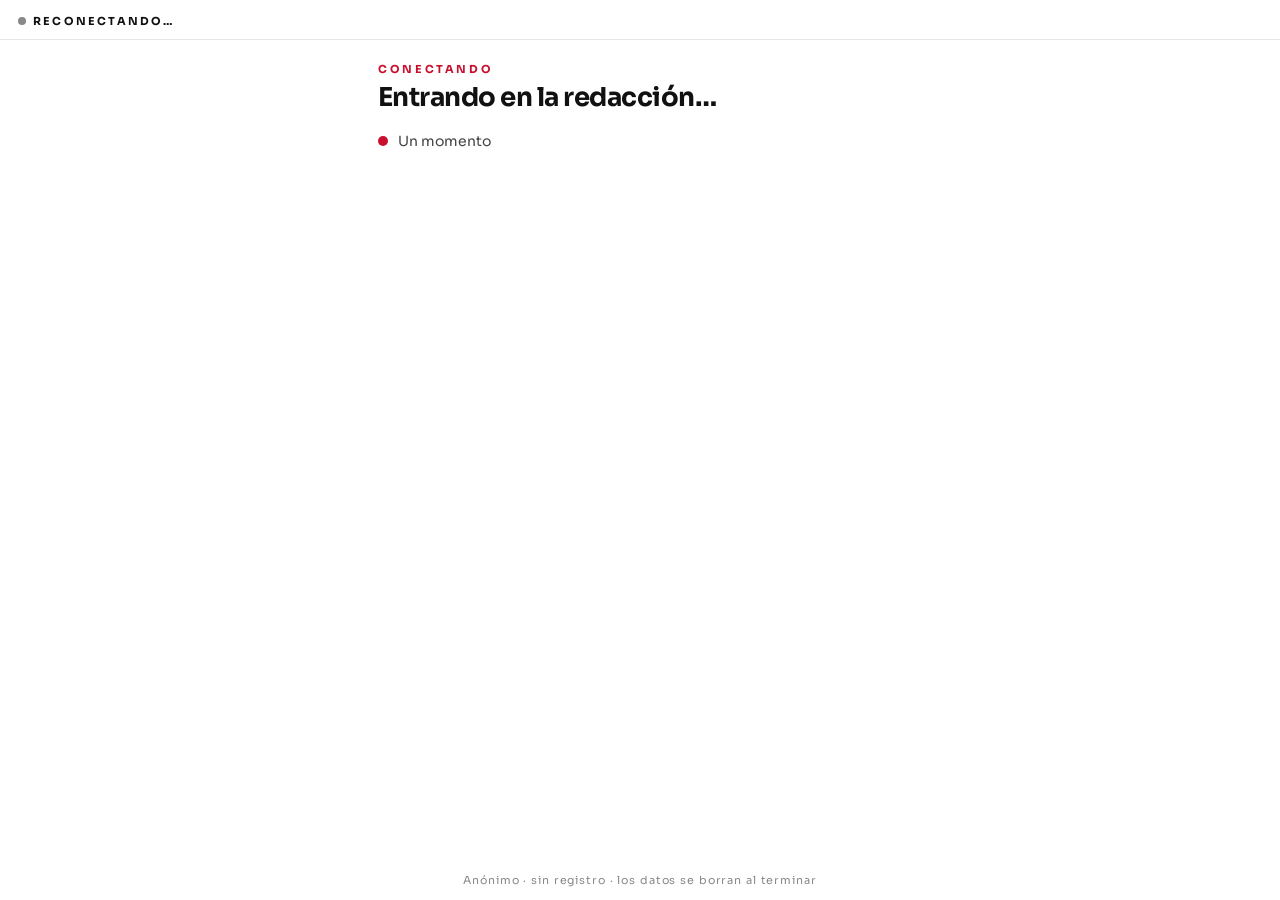
<file: index.html>
<!doctype html>
<html lang="es">
<head>
<meta charset="utf-8">
<meta name="viewport" content="width=device-width, initial-scale=1, viewport-fit=cover">
<meta name="theme-color" content="#FFFFFF">
<meta name="robots" content="noindex">
<title>La redacción · La ética del periodismo</title>
<link rel="stylesheet" href="assets/css/tokens.css">
<link rel="stylesheet" href="assets/css/vota.css">
</head>
<body>
<div class="top"><span class="live-dot" data-conn>La redacción</span><span class="role" data-role>…</span></div>
<main id="main"><div class="wait">Conectando…</div></main>
<div class="reacts" id="reacts"></div>
<div class="foot">Anónimo · sin registro · los datos se borran al terminar</div>
<script src="config.js"></script>
<script type="module" src="assets/js/vota.js"></script>
</body>
</html>
</file>
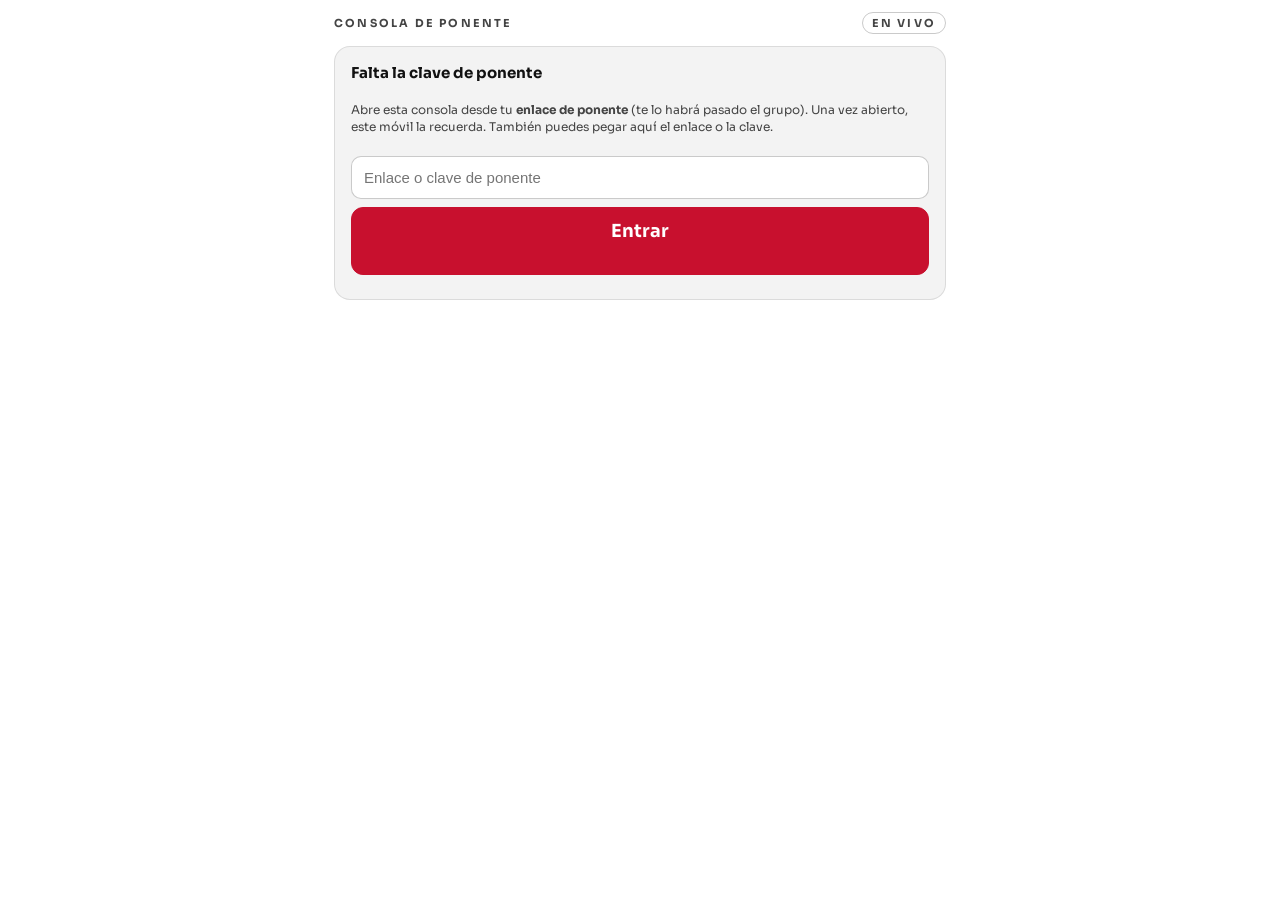
<file: mando/index.html>
<!doctype html>
<html lang="es">
<head>
<meta charset="utf-8">
<meta name="viewport" content="width=device-width, initial-scale=1, viewport-fit=cover">
<meta name="theme-color" content="#FFFFFF">
<meta name="robots" content="noindex">
<title>Consola · La ética del periodismo</title>
<link rel="stylesheet" href="../assets/css/tokens.css">
<link rel="stylesheet" href="../assets/css/mando.css">
</head>
<body>
<div class="wrap" id="app"><div class="hdr"><span>Consola de ponente</span><span class="mode" data-mode>…</span></div><div class="note">Conectando…</div></div>
<script src="../assets/vendor/qrcode.js"></script>
<script src="../config.js"></script>
<script type="module" src="../assets/js/mando.js"></script>
</body>
</html>
</file>
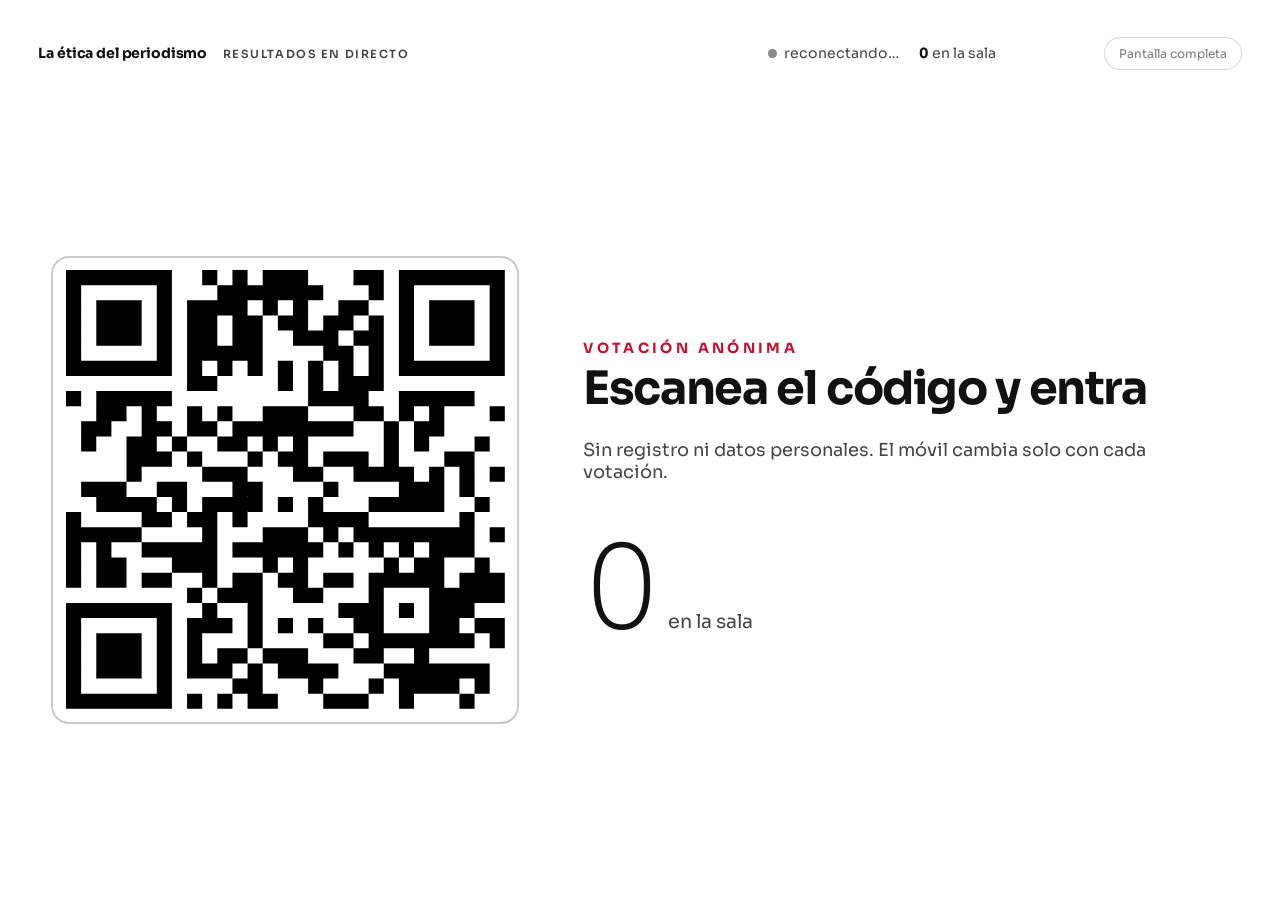
<file: pantalla/index.html>
<!doctype html>
<html lang="es">
<head>
<meta charset="utf-8">
<meta name="viewport" content="width=device-width, initial-scale=1">
<meta name="robots" content="noindex">
<meta name="theme-color" content="#FFFFFF">
<title>Resultados en directo · La ética del periodismo</title>
<link rel="stylesheet" href="../assets/css/tokens.css">
<link rel="stylesheet" href="../assets/css/pantalla.css">
</head>
<body>
<header class="top">
  <div class="brand"><b>La ética del periodismo</b><span>Resultados en directo</span></div>
  <div class="meta"><span class="live" data-conn>conectando…</span><span><b data-presence>0</b> en la sala</span><span class="miniqr" data-miniqr></span><button class="fs" id="fs" type="button">Pantalla completa</button></div>
</header>
<main id="stage" aria-live="polite"></main>
<script src="../assets/vendor/qrcode.js"></script>
<script src="../config.js"></script>
<script type="module" src="../assets/js/pantalla.js"></script>
</body>
</html>
</file>
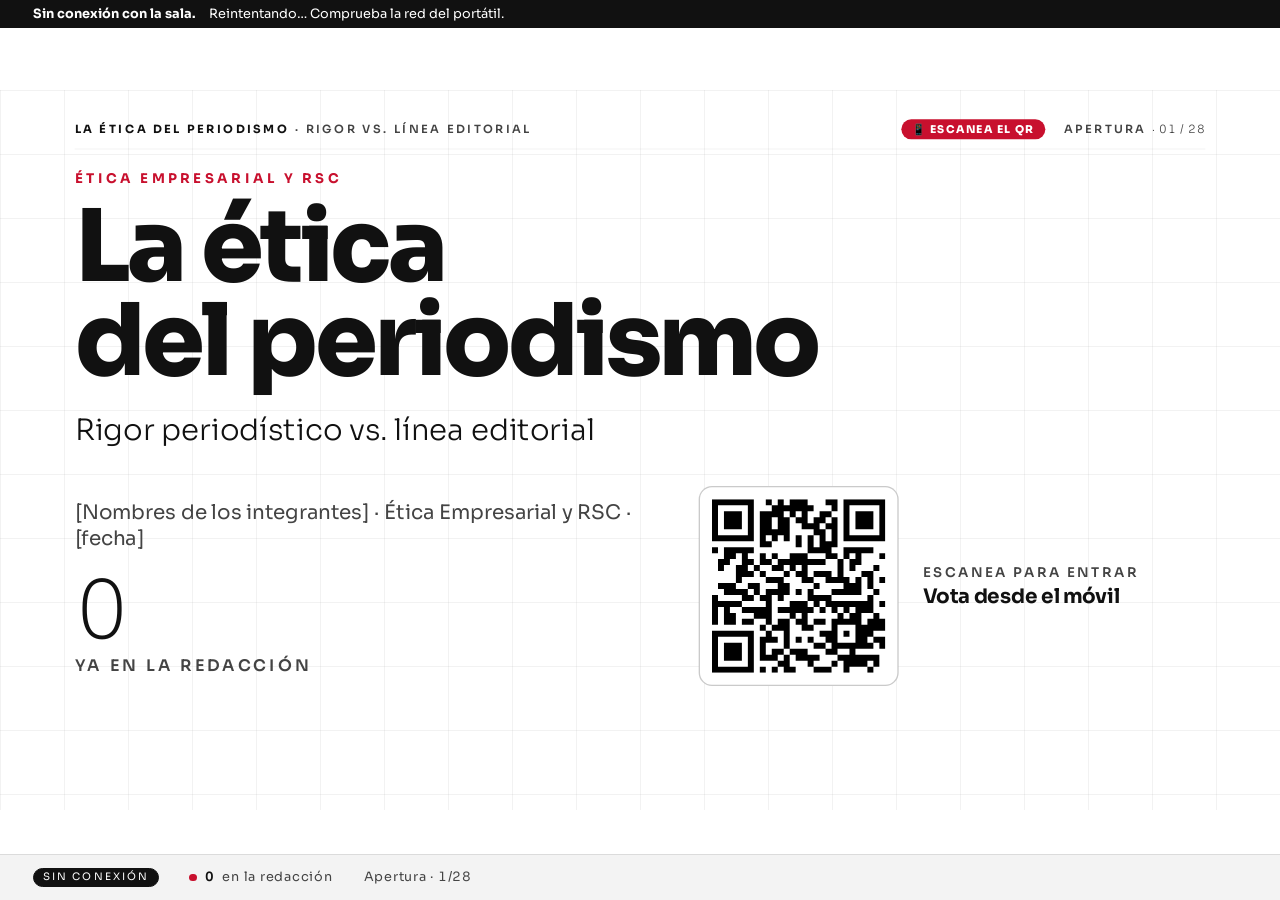
<file: proyector/index.html>
<!doctype html>
<html lang="es">
<head>
<meta charset="utf-8">
<meta name="viewport" content="width=device-width, initial-scale=1">
<meta name="robots" content="noindex">
<title>La ética del periodismo</title>
<link rel="stylesheet" href="../assets/vendor/reveal/reveal.css">
<link rel="stylesheet" href="../assets/css/tokens.css">
<link rel="stylesheet" href="../assets/css/deck.css">
</head>
<body>
<div class="reveal">
<div class="slides">

<!-- 1 · Portada -->
<section data-n="1" class="center deco-grid">
  <div class="kicker anim-in">Ética Empresarial y RSC</div>
  <h1 class="anim-in">La ética<br>del periodismo</h1>
  <p class="lead anim-in" style="margin-top:36px">Rigor periodístico <span class="linea">vs.</span> línea editorial</p>
  <div class="cols anim-in" style="margin-top:56px;align-items:center;grid-template-columns:1fr 760px">
    <div>
      <p class="sub">[Nombres de los integrantes] · Ética Empresarial y RSC · [fecha]</p>
      <div class="count" data-view="connected" style="margin-top:28px">0<small>ya en la redacción</small></div>
    </div>
    <div class="qr-box" style="grid-template-columns:300px 1fr;gap:36px">
      <div class="qr" style="width:300px;height:300px;padding:18px" data-view="qr"></div>
      <div class="url" style="font-size:30px"><small>Escanea para entrar</small>Vota desde el móvil</div>
    </div>
  </div>
  <aside class="notes">Mientras la gente se sienta: pedir que escaneen el QR. Cada persona recibe un rol de stakeholder en el móvil.</aside>
</section>

<!-- 2 · Encuesta y experimento -->
<section data-n="2">
  <div class="kicker">Debate · encuesta y experimento</div>
  <h2>Antes de empezar: ¿cómo os informáis?</h2>
  <div class="qr-box">
    <div class="qr" data-view="qr"></div>
    <div>
      <div class="url"><small>Vota de forma anónima</small>Escanea el código con la cámara del móvil</div>
      <div style="display:flex;gap:72px;align-items:end;margin-top:48px">
        <div class="count" data-view="survey-count">0<small>han terminado</small></div>
        <div class="countdown" data-view="countdown" data-seconds="90">1:30</div>
      </div>
      <p class="small" style="margin-top:36px">Diez preguntas: cómo te informas, cuánto confías, qué medio prefieres y un experimento: sitúa a El País, El Mundo, ABC y elDiario.es de 0 (izquierda) a 10 (derecha).</p>
    </div>
  </div>
  <aside class="notes">Los cuatro periódicos son de los más conocidos y cubren buena parte del espectro. La pregunta 4 usa las mismas opciones que el Digital News Report, para poder comparar. Los resultados del experimento se revelan en la idea 4. Quien hizo la pre-encuesta no tiene que repetirla.</aside>
</section>

<!-- 3 · Resultados -->
<section data-n="3">
  <div class="kicker">Resultados de la encuesta</div>
  <h2>Así os informáis</h2>
  <div class="cols wide">
    <div>
      <div class="n-badge" data-view="n" data-q="q1_canal" style="margin-bottom:22px">0 respuestas</div>
      <div class="bars" data-view="bars" data-q="q1_canal"></div>
    </div>
    <div class="stats stack">
      <div class="stat rigor"><div class="n" data-view="stat-linea">—<small>%</small></div><div class="l">sabe cuál es la línea editorial de los medios que consume</div></div>
      <div class="stat"><div class="n" data-view="stat-confianza">—<small>/5</small></div><div class="l">confianza media en las noticias que consume</div></div>
      <div class="stat linea"><div class="n" data-view="stat-anunciantes">—<small>%</small></div><div class="l">cree que los anunciantes influyen «mucho» o «algo»</div></div>
    </div>
  </div>
  <aside class="notes">El dato sobre si conocéis la línea editorial abre la primera pregunta de fondo: ¿es mejor que un medio la declare o que la oculte?</aside>
</section>

<!-- 4 · El contexto -->
<section data-n="4">
  <div class="kicker">El contexto</div>
  <h2>¿Por qué hablar de esto ahora?</h2>
  <div class="cols" style="grid-template-columns:1fr 1.15fr;align-items:start">
    <div>
      <div class="n-badge">Vuestra estimación</div>
      <div class="live-num" data-view="guess" data-q="g_confianza">—<small>%</small></div>
      <p class="sub">de los españoles confía en las noticias, según la clase</p>
      <p class="small fragment" style="margin-top:60px">Fuente: Digital News Report España 2026 (Universidad de Navarra y Reuters Institute).</p>
    </div>
    <div class="stats stack tight">
      <div class="stat linea fragment reveal-up"><div class="n">33<small>%</small></div><div class="l">de los españoles confía en las noticias. En 2025 fue el 31 %, el mínimo desde 2015.</div></div>
      <div class="stat fragment reveal-up"><div class="n">70<small>%</small></div><div class="l">cree que los gobiernos y partidos influyen en la información</div></div>
      <div class="stat fragment reveal-up"><div class="n">65<small>% · 55 %</small></div><div class="l">cree que influyen los propietarios de los medios · y los anunciantes</div></div>
    </div>
  </div>
  <aside class="notes">Primero la clase adivina. Luego se revela el 33 %. Fuente: Digital News Report España 2026.</aside>
</section>

<!-- 5 · El reto -->
<section data-n="5" class="center">
  <div class="kicker">El reto</div>
  <h2 class="compact">¿Puede un medio tener línea editorial sin sacrificar el rigor?</h2>
  <p class="thesis">«La línea editorial <em class="linea">se puede vender</em>.<br>El rigor, <em>no</em>.»</p>
  <div class="cols" style="grid-template-columns:600px 1fr;align-items:center">
    <div class="bars" data-view="bars" data-q="t_tesis_pre" data-narrow="1"></div>
    <p class="small">¿Estáis de acuerdo? Lo volveremos a preguntar al final.</p>
  </div>
  <aside class="notes">Nuestra hipótesis. Guardamos la respuesta para compararla al final.</aside>
</section>

<!-- 6 · Metodología -->
<section data-n="6">
  <div class="kicker">Metodología</div>
  <h2>Cómo lo hemos abordado</h2>
  <div class="cols-3">
    <div class="card anim-in"><div class="pill">1</div><h3 style="margin-top:20px">Marco ético y normativo</h3><p class="sub">Teorías éticas, Constitución, Código Deontológico FAPE, Reglamento Europeo de Libertad de los Medios (EMFA)</p></div>
    <div class="card anim-in"><div class="pill">2</div><h3 style="margin-top:20px">Datos</h3><p class="sub">Digital News Report España 2026, junto a vuestra encuesta y el experimento</p></div>
    <div class="card anim-in"><div class="pill">3</div><h3 style="margin-top:20px">Una voz desde dentro</h3><p class="sub">Entrevista a un directivo de un medio con línea editorial declarada</p></div>
  </div>
</section>

<!-- 7 · La voz de COPE -->
<section data-n="7">
  <div class="kicker">La voz de COPE</div>
  <h2>Una voz desde dentro</h2>
  <div class="cols wide">
    <div>
      <p class="lead">Director de programación y contenidos informativos de COPE</p>
      <p class="sub" style="margin-top:28px">Trayectoria: <span class="pending">Pendiente · resumen de la respuesta a la pregunta 1</span></p>
      <p class="sub" style="margin-top:28px"><b>Por qué él:</b> COPE es un medio con un ideario declarado, así que vive el dilema en primera persona.</p>
    </div>
    <div class="card top-linea"><h3>Cómo lo usamos</h3><p class="sub">Sus respuestas aparecerán después de cada debate, como contrapunto a lo que opine la clase.</p></div>
  </div>
  <aside class="notes">La entrevista es una opinión de autoridad, no el centro del trabajo.</aside>
</section>

<!-- 8 · Tres lentes -->
<section data-n="8">
  <div class="kicker">Tres lentes</div>
  <h2>Tres formas de mirar el dilema</h2>
  <div class="cols-3">
    <div class="card anim-in top-rigor"><h3>Deontología</h3><p class="sub">¿Qué deberes tiene el periodista? El deber de verdad, haga lo que haga el resto.</p><div class="pill" data-view="lens-count" data-q="lens" data-i="0">0</div></div>
    <div class="card anim-in top-rigor"><h3>Utilitarismo</h3><p class="sub">¿Qué consecuencias tiene para la audiencia, el medio y la sociedad?</p><div class="pill" data-view="lens-count" data-q="lens" data-i="1">0</div></div>
    <div class="card anim-in top-linea"><h3>Ética de la virtud</h3><p class="sub">¿Qué haría un buen periodista? Integridad, honestidad, valentía.</p><div class="pill" data-view="lens-count" data-q="lens" data-i="2">0</div></div>
  </div>
  <p class="small" style="margin-top:40px">Elegid vuestra lente en el móvil. Se usará en todos los debates.</p>
</section>

<!-- 9 · Idea 1 -->
<section data-n="9">
  <div class="kicker">Idea 1 · ¿Es ético tener línea editorial?</div>
  <h2>Dos deberes legítimos</h2>
  <div class="cols">
    <div class="card top-rigor anim-in"><h3 class="rigor">Rigor periodístico</h3>
      <ul class="list plain"><li>Deber hacia la audiencia</li><li>Verificar, contrastar, no omitir, separar opinión de información</li><li>Art. 20.1.d CE: información <i>veraz</i></li></ul></div>
    <div class="card top-linea anim-in"><h3 class="linea">Línea editorial</h3>
      <ul class="list plain"><li>Derecho del editor</li><li>Ideario, orientación, selección de temas, pluralismo</li><li>Libertad de empresa y de prensa</li></ul></div>
  </div>
  <p class="lead fragment reveal-up" data-hint="la frase clave" style="margin-top:44px">El dilema no enfrenta la verdad con la manipulación, sino dos principios legítimos que tienen que convivir.</p>
</section>

<!-- 10 · Debate 1 -->
<section data-n="10">
  <div class="kicker">Debate 1</div>
  <div class="cols narrow-right">
    <div>
      <h2 class="compact">¿Puede un medio tener ideología y ser riguroso a la vez?</h2>
      <div class="bars" data-view="bars" data-q="d1" data-narrow="1"></div>
      <ul class="debate-q"><li>¿Es la línea editorial un problema ético o una forma de pluralismo?</li><li>¿Desde qué lente lo justificaríais: deberes, consecuencias o virtud?</li></ul>
      <div class="quote fragment reveal-up" data-hint="la voz de COPE"><span class="who">La voz de COPE</span><span class="pending">Pendiente · cita de la respuesta a la pregunta 2</span></div>
    </div>
    <div class="wall" data-view="wall"></div>
  </div>
</section>

<!-- 11 · Idea 2 -->
<section data-n="11">
  <div class="kicker">Idea 2 · La frontera</div>
  <h2>¿Dónde está la línea?</h2>
  <div class="gradient" style="margin-top:70px" data-view="gradient-dist" data-q="g_frontera">
    <div class="legit-label">Legítimo</div><div class="arrow">Conflicto ético</div>
    <div class="cut fragment" data-hint="el corte de la frontera"></div>
  </div>
  <div class="cols-3" style="margin-top:30px">
    <div class="card"><div class="pill">Constitución, art. 20.1.d</div><p class="sub" style="margin-top:14px">Información veraz</p></div>
    <div class="card"><div class="pill">Código Deontológico FAPE</div><p class="sub" style="margin-top:14px">Distinguir información y opinión</p></div>
    <div class="card"><div class="pill">LO 2/1997</div><p class="sub" style="margin-top:14px">Cláusula de conciencia del periodista</p></div>
  </div>
  <aside class="notes">Primero la clase marca dónde empieza el conflicto. Luego se revela el corte entre Opinión y Omisión.</aside>
</section>

<!-- 12 · Debate 2 -->
<section data-n="12">
  <div class="kicker">Debate 2</div>
  <h2 class="compact">¿Dónde colocaríais cada caso?</h2>
  <div class="heat" data-view="heat" data-q="d2_casos"></div>
  <div class="cols" style="margin-top:28px;grid-template-columns:1fr 1fr">
    <ul class="debate-q" style="margin:0"><li>¿Dónde empieza, para vosotros, la falta de rigor?</li><li>¿Cambia algo si el medio declara abiertamente su línea editorial?</li></ul>
    <div class="quote fragment reveal-up" data-hint="la voz de COPE" style="margin:0"><span class="who">La voz de COPE</span><span class="pending">Pendiente · cita de la respuesta a la pregunta 3</span></div>
  </div>
  <aside class="notes">Los casos son hipotéticos y no se atribuyen a ningún medio. De aquí sale la "exigencia de la clase", que reaparece como Medio E en AnuncIA.</aside>
</section>

<!-- 13 · Idea 3 -->
<section data-n="13">
  <div class="kicker">Idea 3 · Los intereses</div>
  <h2>¿A quién se debe un medio?</h2>
  <div class="cols" style="grid-template-columns:1fr 760px">
    <div class="stake">
      <svg viewBox="0 0 1000 600" preserveAspectRatio="none"><polygon points="500,90 160,500 840,500" fill="none" stroke="rgba(243,239,230,.3)" stroke-width="2"/></svg>
      <div class="core">Redacción</div>
      <div class="node" style="left:50%;top:9%"><div class="nm warn">Accionistas</div><div class="ds">Ideario y sostenibilidad del negocio</div></div>
      <div class="node" style="left:14%;top:90%"><div class="nm rigor">Audiencia</div><div class="ds">Información veraz</div></div>
      <div class="node" style="left:86%;top:90%"><div class="nm">Anunciantes</div><div class="ds">Audiencia y seguridad de marca</div></div>
      <div class="ring fragment" style="left:18%;top:28%">Gobiernos y partidos<b>70 %</b></div>
      <div class="ring fragment" style="left:84%;top:26%">Propietarios<b>65 %</b></div>
      <div class="ring fragment" style="left:50%;top:80%">Anunciantes<b>55 %</b></div>
      <div class="ring fragment" style="left:8%;top:62%">Expertos<b>50 %</b></div>
      <div class="ring fragment" style="left:92%;top:62%">Activistas<b>48 %</b></div>
    </div>
    <div>
      <div class="card"><div class="pill">Vuestro ranking</div><div style="margin-top:16px" data-view="rank-simple" data-q="r_influencia"></div></div>
      <div class="card fragment reveal-up" data-hint="el contrapeso legal (EMFA 6.3)" style="margin-top:20px;border-left:6px solid var(--rigor);padding:26px 32px"><h3 style="font-size:32px">El contrapeso legal</h3><p class="sub" style="font-size:26px;margin:0">El <b>EMFA (art. 6.3)</b> obliga desde 2025 a los medios a adoptar medidas que protejan la independencia de las decisiones editoriales.</p></div>
    </div>
  </div>
  <aside class="notes">Marco basado en la teoría de stakeholders de Freeman. Anillo externo: % de españoles que cree que cada grupo influye en la información (DNR España 2026).</aside>
</section>

<!-- 14 · Debate 3 -->
<section data-n="14">
  <div class="kicker">Debate 3</div>
  <div class="cols narrow-right">
    <div>
      <h2 class="compact" style="font-size:54px">Si el dueño, la audiencia y quien paga quieren cosas distintas, ¿a quién debe lealtad un periodista?</h2>
      <div data-view="bars-role" data-q="d3"></div>
      <ul class="debate-q"><li>¿Es legítimo que el propietario fije la línea editorial? ¿Hasta dónde?</li><li>¿Qué presión es más peligrosa, la interna o la externa?</li></ul>
      <div class="quote fragment reveal-up" data-hint="la voz de COPE"><span class="who">La voz de COPE</span><span class="pending">Pendiente · cita de la respuesta a la pregunta 4</span></div>
    </div>
    <div class="wall" data-view="wall"></div>
  </div>
</section>

<!-- 15 · Idea 4 -->
<section data-n="15">
  <div class="kicker">Idea 4 · La confianza</div>
  <h2>Cada uno ve los medios desde donde está</h2>
  <div class="cols" style="grid-template-columns:1.25fr 1fr">
    <div>
      <div class="axis-labels"><div></div><div><span>0 · Izquierda</span><span>Derecha · 10</span></div></div>
      <div class="strips" data-view="strips"></div>
      <div class="legend"><span><i></i>Media de la clase</span><span><i class="ink"></i>I · C · D: media según dónde se sitúa quien responde (izquierda, centro, derecha)</span></div>
    </div>
    <div class="stats" style="grid-template-columns:1fr;gap:26px">
      <div class="stat fragment reveal-up"><div class="n" style="font-size:150px">33<small>% · 42 %</small></div><div class="l">confía en las noticias en general · confía en las que consume</div></div>
      <div class="stat fragment reveal-up"><div class="n" style="font-size:150px">50<small>% · 15 %</small></div><div class="l">prefiere medios neutrales · busca medios afines (en 2020 era el 30 %)</div></div>
    </div>
  </div>
  <aside class="notes">Efecto del medio hostil (Vallone, Ross y Lepper, 1985): cada persona ve más sesgados los medios alejados de su propia ideología. La muestra de clase es ilustrativa. El objetivo no es comparar los periódicos, sino reflexionar sobre cómo se percibe el sesgo.</aside>
</section>

<!-- 16 · Debate 4 -->
<section data-n="16">
  <div class="kicker">Debate 4</div>
  <div class="cols narrow-right">
    <div>
      <h2 class="compact">¿Es más honesto un medio que declara su línea o uno que se presenta como neutral?</h2>
      <div class="bars" data-view="bars" data-q="d4" data-narrow="1"></div>
      <ul class="debate-q"><li>¿Existe la neutralidad periodística?</li><li>¿Cómo puede un medio ganarse la confianza de quien no comparte su línea?</li></ul>
      <div class="quote fragment reveal-up" data-hint="la voz de COPE"><span class="who">La voz de COPE</span><span class="pending">Pendiente · cita de la respuesta a la pregunta 5</span></div>
    </div>
    <div class="wall" data-view="wall"></div>
  </div>
</section>

<!-- 17 · Idea 5 -->
<section data-n="17">
  <div class="kicker">Idea 5 · Quien paga</div>
  <h2 class="compact">Publicidad y línea editorial: una calle de doble sentido</h2>
  <div class="arrows">
    <div class="dir anim-in"><h3>Del anunciante al medio</h3><ul class="list plain"><li>Presión o autocensura</li><li>Publicidad institucional como palanca política</li><li>Contenido patrocinado sin etiquetar</li></ul></div>
    <div class="dir back anim-in"><h3>Del medio al anunciante</h3><ul class="list plain"><li>La audiencia afín como activo comercial</li><li><i>Brand safety</i>: marcas que evitan contextos polarizados</li><li>Boicots</li></ul></div>
  </div>
  <div class="cols" style="margin-top:40px;grid-template-columns:auto auto 1fr;align-items:end;gap:48px">
    <div class="stat linea"><div class="n" style="font-size:140px">55<small>%</small></div><div class="l">de los españoles cree que los anunciantes influyen (DNR 2026)</div></div>
    <div class="stat rigor"><div class="n" style="font-size:140px" data-view="stat-anunciantes">—<small>%</small></div><div class="l">de la clase</div></div>
    <p class="small">La publicidad institucional está regulada por el EMFA (art. 25): debe repartirse con criterios transparentes y no discriminatorios.</p>
  </div>
</section>

<!-- 18 · Debate 5 -->
<section data-n="18">
  <div class="kicker">Debate 5</div>
  <div class="cols narrow-right">
    <div>
      <h2 class="compact">¿Es ético que una marca elija dónde anunciarse según la línea editorial del medio?</h2>
      <div class="bars" data-view="bars" data-q="d5" data-narrow="1"></div>
      <ul class="debate-q"><li>Si una marca abandona un medio por su línea, ¿es responsabilidad social o censura económica?</li><li>¿Y si quien elige es la Administración con publicidad institucional?</li></ul>
      <div class="quote fragment reveal-up" data-hint="la voz de COPE"><span class="who">La voz de COPE</span><span class="pending">Pendiente · cita de la respuesta a la pregunta 6</span></div>
    </div>
    <div class="wall" data-view="wall"></div>
  </div>
</section>

<!-- 19 · Diagnóstico -->
<section data-n="19">
  <div class="kicker">Diagnóstico</div>
  <h2>Lo que hemos encontrado</h2>
  <ol class="list" style="font-size:34px;max-width:1500px">
    <li class="fragment reveal-up"><b>Línea editorial:</b> es legítima mientras no sustituya al rigor.</li>
    <li class="fragment reveal-up"><b>La frontera:</b> el conflicto empieza en la omisión y la distorsión, y hace falta que sea explícita y verificable.</li>
    <li class="fragment reveal-up"><b>Intereses:</b> las presiones vienen de dentro y de fuera, y los contrapesos no se ven desde fuera.</li>
    <li class="fragment reveal-up"><b>Confianza:</b> el sesgo se percibe según quién mira; la transparencia sobre la línea genera más confianza que la neutralidad aparente.</li>
    <li class="fragment reveal-up"><b>Quien paga:</b> los anunciantes ya eligen por afinidad, pero sin ningún filtro de rigor.</li>
  </ol>
  <aside class="notes">Los hallazgos se ajustarán a lo que salga de los debates y de la entrevista.</aside>
</section>

<!-- 20 · AnuncIA -->
<section data-n="20">
  <div class="kicker">Propuesta</div>
  <h2>AnuncIA: que el rigor tenga valor de mercado</h2>
  <p class="lead">Una plataforma que conecta a cada anunciante con los medios cuya línea editorial encaja con su público objetivo, <b>solo entre los medios que superan un umbral de rigor</b>.</p>
  <div class="cols-3" style="margin-top:44px">
    <div class="card anim-in top-rigor"><h3>Anunciante</h3><p class="sub">Llega a su público sin riesgo reputacional</p></div>
    <div class="card anim-in top-linea"><h3>Medio</h3><p class="sub">Su línea editorial pasa a ser una posición declarada y verificada</p></div>
    <div class="card anim-in top-rigor"><h3>Audiencia</h3><p class="sub">Se premia el rigor</p></div>
  </div>
  <aside class="notes">Herramienta ficticia.</aside>
</section>

<!-- 21 · Una pieza para cada idea -->
<section data-n="21">
  <div class="kicker">Propuesta</div>
  <h2>Una pieza para cada idea</h2>
  <div class="funnel">
    <div class="row anim-in"><div><b>Carta editorial pública:</b> el medio declara su línea</div><div class="ar">→</div><div class="to">1 · Línea editorial · 4 · Confianza</div></div>
    <div class="row anim-in"><div><b>Índice de rigor</b>, como requisito: por debajo del umbral, el medio no se recomienda</div><div class="ar">→</div><div class="to">2 · La frontera</div></div>
    <div class="row anim-in"><div><b>Cortafuegos:</b> el anunciante compra audiencia, no contenido</div><div class="ar">→</div><div class="to">3 · Intereses</div></div>
    <div class="row anim-in"><div><b>Matching:</b> el público y los valores del anunciante se cruzan con los medios que han pasado el filtro</div><div class="ar">→</div><div class="to">5 · Quien paga</div></div>
  </div>
</section>

<!-- 22 · Índice de rigor -->
<section data-n="22">
  <div class="kicker">Propuesta</div>
  <h2>¿Qué mide el índice de rigor?</h2>
  <div class="cols wide">
    <ol class="list" style="font-size:32px">
      <li>Verificación y diversidad de fuentes</li>
      <li>Política pública de correcciones</li>
      <li>Opinión separada y etiquetada (el gradiente de la idea 2)</li>
      <li>Mecanismos de independencia editorial (EMFA art. 6.3)</li>
      <li>Transparencia comercial: patrocinios etiquetados y publicidad institucional declarada</li>
    </ol>
    <div class="card"><div class="pill">Vuestro orden de importancia</div><div style="margin-top:16px" data-view="rank-simple" data-q="r_criterios"></div></div>
  </div>
  <p class="thesis fragment reveal-up" data-fragment-index="0" data-hint="la frase: la IA propone, una persona dispone" style="font-size:72px;margin:40px 0 0">«La IA propone, <em>una persona dispone</em>.»</p>
  <p class="sub fragment" data-fragment-index="0" style="margin-top:14px">La IA analiza el contenido público de los medios y una auditoría humana independiente valida el resultado.</p>
  <aside class="notes">La IA analiza el contenido público de los medios y una auditoría humana independiente valida el resultado.</aside>
</section>

<!-- 23 · Maqueta -->
<section data-n="23">
  <div class="kicker">Propuesta · maqueta</div>
  <h2>AnuncIA en acción</h2>
  <div class="cols" style="grid-template-columns:460px 1fr">
    <div class="card"><div class="pill">Tu campaña</div>
      <ul class="list plain" style="margin-top:20px;font-size:26px"><li>Sector</li><li>Público objetivo: edad y zona</li><li>Valores de marca</li><li>Presupuesto</li></ul></div>
    <div>
      <table class="t">
        <thead><tr><th>Medio</th><th>Afinidad</th><th>Rigor</th><th>Resultado</th></tr></thead>
        <tbody>
          <tr><td>Medio A</td><td class="num">92 %</td><td class="num">8,4</td><td class="ok">Recomendado</td></tr>
          <tr><td>Medio B</td><td class="num">85 %</td><td class="num">7,9</td><td class="ok">Recomendado</td></tr>
          <tr><td>Medio C</td><td class="num">78 %</td><td class="num">6,1</td><td class="warn">Recomendado con aviso</td></tr>
          <tr><td>Medio D</td><td class="num">95 %</td><td class="num">3,2</td><td class="linea"><b>No recomendado:</b> no supera el umbral de rigor</td></tr>
          <tr class="e fragment" data-hint="Medio E, el de la clase" data-view="medioE"><td><b>Medio E</b> · el de esta clase</td><td class="num">100 %</td><td class="num" data-f="rigor">—</td><td data-f="res">—</td></tr>
        </tbody>
      </table>
      <p class="small fragment" style="margin-top:18px">Medio E: su nota de rigor es la exigencia media de la clase en los cuatro casos del debate 2 (0 = todo legítimo, 10 = todo conflicto). Umbral: 6,0.</p>
    </div>
  </div>
  <aside class="notes">Los medios son ficticios a propósito. El Medio D tiene la mayor afinidad y aun así queda fuera. El Medio E es "vuestro medio": afinidad total con la clase, y el rigor sale de vuestros propios votos.</aside>
</section>

<!-- 24 · Salvaguardas -->
<section data-n="24">
  <div class="kicker">Propuesta</div>
  <h2>Las líneas rojas de AnuncIA</h2>
  <div class="cols">
    <div class="card top-linea anim-in"><h3>Cortafuegos</h3><p class="sub">Contrato con cláusula de no injerencia y registro de presiones.</p></div>
    <div class="card top-linea anim-in"><h3>Privacidad</h3><p class="sub">La ideología es un dato especialmente protegido (art. 9 RGPD). Solo se usan datos agregados por medio, nunca perfiles de personas.</p></div>
    <div class="card top-linea anim-in"><h3>Publicidad institucional</h3><p class="sub">Criterios públicos y no discriminatorios (EMFA art. 25).</p></div>
    <div class="card top-linea anim-in"><h3>Contra la polarización</h3><p class="sub">El rigor pesa más que la afinidad, así que radicalizarse no hace ganar posiciones.</p></div>
  </div>
</section>

<!-- 25 · Hoja de ruta -->
<section data-n="25">
  <div class="kicker">Implantación</div>
  <h2>Hoja de ruta de implantación</h2>
  <div class="timeline">
    <div class="ph anim-in"><div class="when">Meses 1–3</div><div class="what">Diseño</div><div class="inc">Criterios del índice, carta editorial tipo, umbral</div></div>
    <div class="ph anim-in"><div class="when">Meses 4–9</div><div class="what">Piloto</div><div class="inc">3–5 medios y 10 anunciantes</div></div>
    <div class="ph anim-in"><div class="when">Meses 10–18</div><div class="what">Escalado</div><div class="inc">Apertura al sector</div></div>
    <div class="ph anim-in"><div class="when">Cada año</div><div class="what">Revisión anual</div><div class="inc">Auditoría del índice y nueva encuesta de percepción</div></div>
  </div>
  <h3>KPIs, uno por idea</h3>
  <div class="cols-3" style="grid-template-columns:repeat(5,1fr);gap:20px;font-size:22px;color:var(--paper-dim)">
    <div><b class="rigor">1</b> Medios con carta editorial pública</div><div><b class="rigor">2</b> Medios por encima del umbral de rigor</div><div><b class="rigor">3</b> Incidencias de injerencia registradas</div><div><b class="rigor">4</b> Confianza en las noticias, medida con el DNR</div><div><b class="rigor">5</b> % de contenido patrocinado etiquetado</div>
  </div>
</section>

<!-- 26 · Debate final -->
<section data-n="26">
  <div class="kicker">Debate final</div>
  <div class="cols narrow-right">
    <div>
      <h2 class="compact">¿Usaríais AnuncIA si fuerais un medio y vuestra nota de rigor fuera pública?</h2>
      <div class="bars" data-view="bars" data-q="d_final" data-narrow="1"></div>
      <ul class="debate-q"><li>Un medio que se niega a publicar su nota de rigor, ¿está diciendo algo con esa negativa?</li><li>¿Quién debería gestionar AnuncIA: los medios, los anunciantes o un tercero independiente?</li></ul>
      <div class="card fragment reveal-up" data-hint="nuestra valoración" style="margin-top:24px"><div class="pill">Nuestra valoración</div><p class="sub" style="margin:12px 0 0">Qué incentivos tendría un medio para sumarse y qué riesgos tiene la herramienta. <span class="pending">Pendiente · texto del equipo</span></p></div>
    </div>
    <div class="wall" data-view="wall"></div>
  </div>
</section>

<!-- 27 · Conclusiones -->
<section data-n="27">
  <div class="kicker">Cierre</div>
  <h2>Lo que os lleváis de hoy</h2>
  <div class="cols" style="grid-template-columns:1.2fr 1fr">
    <ol class="list" style="font-size:28px">
      <li>Rigor y línea editorial son dos deberes legítimos que tienen que convivir.</li>
      <li>El conflicto ético empieza con la omisión y la distorsión, no con la opinión.</li>
      <li>Frente a las presiones internas y externas, hacen falta contrapesos visibles.</li>
      <li>La confianza se gana mostrando el rigor, no escondiendo la línea.</li>
      <li>Los anunciantes ya eligen por afinidad; la cuestión es que también premien el rigor.</li>
    </ol>
    <div class="prepost" style="grid-template-columns:1fr;margin:0" data-view="prepost"></div>
  </div>
  <p class="thesis fragment reveal-up" data-hint="la tesis final" style="font-size:66px;margin:36px 0 0">«La línea editorial <em class="linea">se puede vender</em>. El rigor, <em>no</em>.»</p>
</section>

<!-- 28 · Cierre -->
<section data-n="28" class="center deco-grid">
  <h1 class="anim-in">Gracias</h1>
  <p class="lead anim-in" style="margin-top:30px">¿Preguntas?</p>
  <div class="cols anim-in" style="margin-top:48px;grid-template-columns:1fr 1fr">
    <div>
      <p class="sub">Agradecimiento a COPE y a su director de programación y contenidos informativos.</p>
      <p class="small" style="margin-top:24px"><b>Fuentes principales:</b> Digital News Report España 2026 (Universidad de Navarra y Reuters Institute) · Constitución Española, art. 20.1.d · LO 2/1997 · Código Deontológico FAPE · Reglamento (UE) 2024/1083 (EMFA) · RGPD, art. 9 · Freeman, teoría de stakeholders · Vallone, Ross y Lepper (1985).</p>
      <p class="small">Las respuestas de hoy son anónimas y se borran al terminar.</p>
    </div>
    <div class="qr-box" style="grid-template-columns:260px 1fr;gap:30px"><div class="qr" style="width:260px;height:260px;padding:16px" data-view="qr-fuentes"></div><div class="url" style="font-size:24px"><small>Fuentes</small>Escanea el código</div></div>
  </div>
</section>

</div>
</div>

<div class="banner" id="banner" hidden></div>
<div class="ticker" id="ticker">
  <span class="mode" data-t="mode">local</span>
  <span class="live"><b data-t="connected">0</b> en la redacción</span>
  <span class="t-rigor">Exigencia de la clase <b data-t="rigor">—</b></span>
  <span data-t="slide"></span>
  <span class="react" data-t="react"></span>
</div>

<script src="../assets/vendor/reveal/reveal.js"></script>
<script src="../assets/vendor/reveal/plugin/notes.js"></script>
<script src="../assets/vendor/qrcode.js"></script>
<script src="../config.js"></script>
<script type="module" src="../assets/js/deck.js"></script>
</body>
</html>
</file>
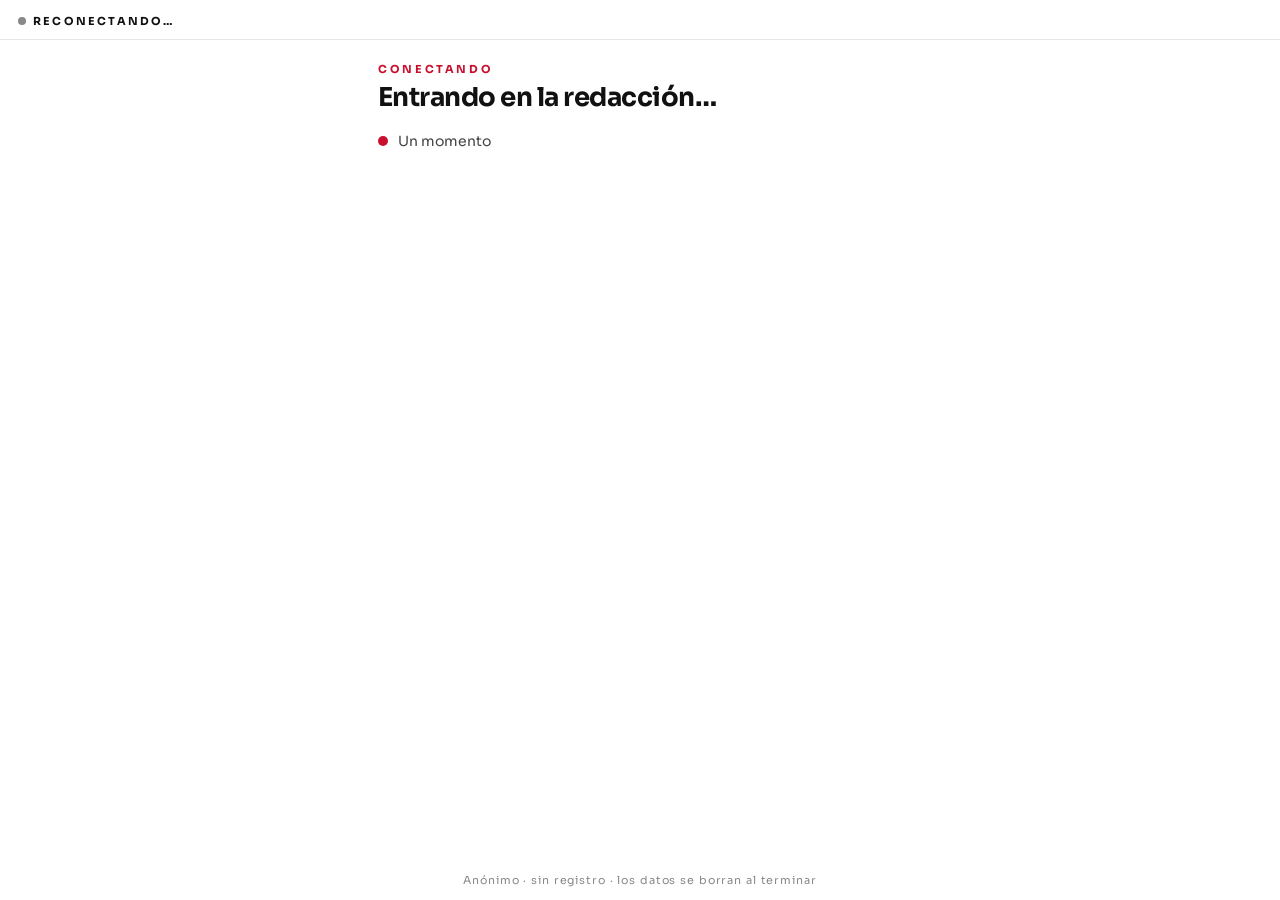
<file: vota/index.html>
<!doctype html>
<html lang="es"><head><meta charset="utf-8"><meta name="viewport" content="width=device-width, initial-scale=1">
<meta http-equiv="refresh" content="0; url=../"><title>La redacción</title>
<script>location.replace('../' + location.search + location.hash);</script></head>
<body style="font-family:system-ui;padding:24px"><a href="../">Entrar en la redacción</a></body></html>
</file>
<file: assets/css/tokens.css>
@import url('https://fonts.googleapis.com/css2?family=Sora:wght@100..800&display=swap');

/* Tema claro «Primera plana»: fondo blanco, tinta negra y UN solo color de acento (rojo).
   Para cambiar el color de toda la presentación, cambia solo --accent. */
:root {
  --accent: #C8102E;
  --accent-ink: #FFFFFF;           /* texto sobre el acento */
  --bg: #FFFFFF;
  --surface: #F3F3F3;
  --surface-2: #DDDDDD;
  --text: #111111;
  --text-2: #444444;
  --text-3: #888888;

  /* Alias que usan los componentes (no tocar) */
  --ink: var(--bg);
  --ink-2: var(--surface);
  --ink-3: var(--surface-2);
  --paper: var(--text);
  --paper-dim: var(--text-2);
  --paper-faint: var(--text-3);
  --line: rgba(17, 17, 17, 0.10);
  --line-strong: rgba(17, 17, 17, 0.22);
  --rigor: var(--accent);
  --linea: var(--text);
  --warn: var(--accent);
  --ok: var(--accent);
  --font: 'Sora', system-ui, -apple-system, 'Segoe UI', sans-serif;
  --radius: 14px;
}

* { box-sizing: border-box; }
html, body { margin: 0; background: var(--bg); color: var(--text); font-family: var(--font); -webkit-font-smoothing: antialiased; }
a { color: inherit; }
button { font-family: inherit; }
.pending { display: inline-block; padding: .15em .6em; border: 1.5px dashed var(--accent); color: var(--accent); border-radius: 999px; font-weight: 600; font-size: .7em; letter-spacing: .04em; text-transform: uppercase; vertical-align: middle; }
.rigor { color: var(--accent); }
.linea { color: var(--text); }
.ok { color: var(--accent); }
.warn { color: var(--accent); }
.dim { color: var(--text-2); }
</file>
<file: assets/css/vota.css>
/* Página del alumno · móvil primero */
html, body { height: 100%; }
body { display: flex; flex-direction: column; min-height: 100dvh; font-size: 17px; line-height: 1.35; }
.top { display: flex; justify-content: space-between; align-items: center; padding: 14px 18px 10px; font-size: 11px; letter-spacing: .2em; text-transform: uppercase; color: var(--paper-dim); font-weight: 700; border-bottom: 1px solid var(--line); }
.top .role { color: var(--paper); padding: 4px 10px; border: 1px solid var(--line-strong); border-radius: 999px; letter-spacing: .12em; }
.top .role.accionista { border-color: var(--warn); color: var(--warn); } .top .role.audiencia { border-color: var(--rigor); color: var(--rigor); } .top .role.anunciante { border-color: #B38CFF; color: #B38CFF; } .top .role.periodista { border-color: var(--ok); color: var(--ok); } .top .role.regulador { border-color: var(--linea); color: var(--linea); }
main { flex: 1; padding: 22px 18px 18px; display: flex; flex-direction: column; gap: 16px; max-width: 560px; width: 100%; margin: 0 auto; }
.kick { font-size: 11px; letter-spacing: .24em; text-transform: uppercase; color: var(--linea); font-weight: 700; }
.kick.blue { color: var(--rigor); }
h1 { font-size: 26px; font-weight: 700; letter-spacing: -.02em; line-height: 1.12; margin: 6px 0 4px; }
.sub { color: var(--paper-dim); font-size: 15px; margin: 0; }
.opts { display: grid; gap: 10px; }
.opt { display: flex; align-items: center; justify-content: space-between; gap: 12px; width: 100%; text-align: left; font-size: 17px; font-weight: 500; padding: 16px 18px; border-radius: 14px; border: 1.5px solid var(--line-strong); background: var(--ink-2); color: var(--paper); cursor: pointer; transition: border-color .15s, background .15s; min-height: 58px; }
.opt small { display: block; font-weight: 400; color: var(--paper-dim); font-size: 13px; margin-top: 3px; }
.opt.sel { border-color: var(--paper); background: var(--ink-3); }
.opt .tick { width: 24px; height: 24px; border-radius: 50%; border: 1.5px solid var(--line-strong); flex: none; display: flex; align-items: center; justify-content: center; font-size: 13px; }
.opt.sel .tick { background: var(--paper); color: var(--ink); border-color: var(--paper); }
.opt .num { width: 28px; height: 28px; border-radius: 50%; background: var(--paper); color: var(--ink); font-weight: 800; font-size: 14px; display: flex; align-items: center; justify-content: center; flex: none; }
.scale { display: grid; grid-template-columns: repeat(5, 1fr); gap: 8px; }
.scale .opt { justify-content: center; font-size: 22px; font-weight: 300; padding: 18px 0; }
.scale-labels { display: flex; justify-content: space-between; font-size: 12px; letter-spacing: .14em; text-transform: uppercase; color: var(--paper-dim); font-weight: 600; }
.slider { display: grid; gap: 12px; padding: 10px 0; }
.slider .val { font-size: 86px; font-weight: 200; letter-spacing: -.05em; line-height: 1; text-align: center; font-variant-numeric: tabular-nums; }
.slider .val small { font-size: .3em; color: var(--paper-dim); }
input[type=range] { width: 100%; accent-color: var(--paper); height: 44px; }
.btn { font-size: 17px; font-weight: 700; padding: 16px 20px; border-radius: 14px; border: 0; background: var(--paper); color: var(--ink); cursor: pointer; width: 100%; min-height: 56px; }
.btn.ghost { background: transparent; border: 1.5px solid var(--line-strong); color: var(--paper); font-weight: 600; }
.btn:disabled { opacity: .4; }
.saved { font-size: 13px; color: var(--ok); letter-spacing: .1em; text-transform: uppercase; font-weight: 700; min-height: 18px; }
.progress { display: flex; gap: 4px; }
.progress i { flex: 1; height: 4px; border-radius: 2px; background: var(--ink-3); }
.progress i.done { background: var(--paper); }
.card { background: var(--ink-2); border: 1px solid var(--line); border-radius: 16px; padding: 18px; }
.card .lab { font-size: 11px; letter-spacing: .2em; text-transform: uppercase; color: var(--paper-dim); font-weight: 700; margin-bottom: 8px; }
.lines { list-style: none; padding: 0; margin: 0; display: grid; gap: 10px; }
.lines li { padding-left: 18px; position: relative; color: var(--paper-dim); }
.lines li::before { content: ''; position: absolute; left: 0; top: .55em; width: 7px; height: 7px; background: var(--linea); border-radius: 2px; }
.big-role { font-size: 42px; font-weight: 800; letter-spacing: -.03em; line-height: 1; margin: 10px 0 6px; }
.wait { display: flex; align-items: center; gap: 10px; color: var(--paper-dim); font-size: 14px; }
.wait::before { content: ''; width: 10px; height: 10px; border-radius: 50%; background: var(--ok); animation: blink 1.4s infinite; }
@keyframes blink { 50% { opacity: .2; } }

/* Casos en el gradiente */
.case { display: grid; gap: 10px; }
.case .txt { font-size: 15px; line-height: 1.3; }
.case .txt b { font-size: 20px; font-weight: 800; margin-right: 8px; color: var(--paper-dim); }
.steps { display: grid; grid-template-columns: repeat(5, 1fr); gap: 5px; }
.steps button { font-size: 11px; line-height: 1.15; font-weight: 600; padding: 10px 4px; border-radius: 10px; border: 1.5px solid var(--line-strong); background: var(--ink-2); color: var(--paper-dim); min-height: 54px; cursor: pointer; }
.steps button.conflict { border-color: rgba(255,92,77,.5); }
.steps button.sel { background: var(--rigor); border-color: var(--rigor); color: var(--ink); }
.steps button.conflict.sel { background: var(--linea); border-color: var(--linea); }

/* Ranking por toques */
.rank { display: grid; gap: 8px; }

/* Muro */
.wallbox { display: grid; gap: 10px; }
.wallbox textarea { width: 100%; min-height: 72px; font-size: 16px; padding: 12px 14px; border-radius: 12px; border: 1.5px solid var(--line-strong); background: var(--ink-2); color: var(--paper); resize: none; }
.wallbox .row { display: flex; justify-content: space-between; align-items: center; gap: 10px; }
.wallbox .row .cnt { font-size: 12px; color: var(--paper-dim); font-variant-numeric: tabular-nums; }
.wallbox .btn { width: auto; padding: 12px 18px; min-height: 44px; font-size: 15px; }
.posts { display: grid; gap: 8px; }
.post { display: grid; grid-template-columns: 1fr 64px; gap: 10px; align-items: center; background: var(--ink-2); border: 1px solid var(--line); border-radius: 12px; padding: 12px 14px; font-size: 15px; line-height: 1.3; }
.post.mine { border-color: var(--line-strong); }
.post.pinned { border-color: var(--linea); }
.post .vote { border-radius: 10px; border: 1.5px solid var(--line-strong); background: transparent; color: var(--paper); font-size: 15px; font-weight: 600; padding: 10px 0; cursor: pointer; font-variant-numeric: tabular-nums; }
.post .vote.on { background: var(--paper); color: var(--ink); border-color: var(--paper); }
.post .meta { font-size: 10px; letter-spacing: .14em; text-transform: uppercase; color: var(--paper-faint); margin-top: 4px; }

/* Tú vs la clase */
.cmp { display: grid; gap: 14px; }
.cmp .q { font-size: 14px; font-weight: 600; margin-bottom: 8px; }
.cmp .bar { display: grid; grid-template-columns: 1fr 52px; gap: 10px; align-items: center; font-size: 13px; margin-bottom: 6px; }
.cmp .bar .lab { display: flex; justify-content: space-between; margin-bottom: 4px; color: var(--paper-dim); }
.cmp .bar .lab b { color: var(--paper); font-weight: 600; }
.cmp .bar .track { height: 10px; background: var(--ink-3); border-radius: 5px; overflow: hidden; }
.cmp .bar .fill { height: 100%; background: var(--paper-dim); border-radius: 5px; transition: width .5s; }
.cmp .bar.mine .fill { background: var(--rigor); }
.cmp .bar .v { text-align: right; font-variant-numeric: tabular-nums; color: var(--paper-dim); }
.cmp .you { font-size: 11px; letter-spacing: .14em; text-transform: uppercase; color: var(--rigor); font-weight: 700; }
.cmp .axis { position: relative; height: 40px; border-bottom: 2px solid var(--line-strong); margin: 10px 0 4px; }
.cmp .axis .m { position: absolute; bottom: 0; width: 5px; height: 30px; border-radius: 3px; transform: translateX(-50%); }
.cmp .axis .m.class { background: var(--warn); } .cmp .axis .m.me { background: var(--rigor); }
.cmp .axis .m::after { content: attr(data-l); position: absolute; top: -18px; left: 50%; transform: translateX(-50%); font-size: 10px; letter-spacing: .1em; text-transform: uppercase; white-space: nowrap; font-weight: 700; }
.cmp .axis .m.class::after { color: var(--warn); } .cmp .axis .m.me::after { color: var(--rigor); }
.cmp .axis-l { display: flex; justify-content: space-between; font-size: 10px; letter-spacing: .14em; text-transform: uppercase; color: var(--paper-dim); font-weight: 600; }

/* Reacciones */
.reacts { display: grid; grid-template-columns: repeat(4, 1fr); gap: 8px; padding: 10px 18px 16px; border-top: 1px solid var(--line); max-width: 560px; width: 100%; margin: 0 auto; }
.reacts button { font-size: 26px; padding: 10px 0; border-radius: 12px; border: 1px solid var(--line); background: var(--ink-2); cursor: pointer; transition: transform .1s; }
.reacts button:active { transform: scale(1.15); }
.foot { text-align: center; font-size: 11px; color: var(--paper-faint); padding: 0 18px 12px; letter-spacing: .08em; }
.closed { font-size: 13px; color: var(--warn); letter-spacing: .14em; text-transform: uppercase; font-weight: 700; }
.timerbar { height: 4px; background: var(--warn); border-radius: 2px; transition: width 1s linear; }

/* ——— Tema claro con un solo color ——— */
.kick, .kick.blue { color: var(--accent); }
.top .role, .top .role.accionista, .top .role.audiencia, .top .role.anunciante, .top .role.periodista, .top .role.regulador { color: var(--accent); border-color: var(--accent); }
.live-dot { display: inline-flex; align-items: center; gap: 7px; }
.live-dot::before { content: ''; width: 8px; height: 8px; border-radius: 50%; background: var(--accent); }
.live-dot.off { color: var(--text); }
.live-dot.off::before { background: var(--text-3); animation: blink 1.2s infinite; }
.opt { background: #fff; }
.opt.sel { border-color: var(--accent); background: color-mix(in srgb, var(--accent) 8%, #fff); }
.opt.sel .tick { background: var(--accent); color: #fff; border-color: var(--accent); }
.opt .num { background: var(--accent); color: #fff; }
.btn { background: var(--accent); color: #fff; }
.btn.ghost { background: #fff; color: var(--text); }
input[type=range] { accent-color: var(--accent); }
.progress i.done { background: var(--accent); }
.lines li::before { background: var(--accent); }
.wait::before { background: var(--accent); }
.steps button { background: #fff; color: var(--text-2); }
.steps button.conflict { border-color: rgba(17, 19, 24, .45); }
.steps button.sel { background: var(--accent); border-color: var(--accent); color: #fff; }
.steps button.conflict.sel { background: var(--text); border-color: var(--text); color: #fff; }
.wallbox textarea { background: #fff; }
.post { background: #fff; }
.post.pinned { border-color: var(--accent); }
.post .vote.on { background: var(--accent); color: #fff; border-color: var(--accent); }
.cmp .bar .fill { background: var(--text-3); }
.cmp .bar.mine .fill { background: var(--accent); }
.cmp .you { color: var(--accent); }
.cmp .axis .m.class { background: var(--text); }
.cmp .axis .m.me { background: var(--accent); }
.cmp .axis .m.class::after { color: var(--text); }
.cmp .axis .m.me::after { color: var(--accent); }
.saved { color: var(--accent); }
.closed { color: var(--text); }
.timerbar { background: var(--accent); }
.reacts button { background: #fff; }
.reacts[hidden], .role[hidden] { display: none !important; }

/* Enviar voto */
.send { display: grid; gap: 8px; margin-top: 4px; }
.send .btn.done, .btn.done { background: #fff; color: var(--accent); border: 1.5px solid var(--accent); opacity: 1; }
.btn:disabled:not(.done) { opacity: .45; }
.anon { display: flex; align-items: center; justify-content: center; gap: 6px; font-size: 12px; color: var(--text-2); text-align: center; }
.sent-ok { display: flex; align-items: center; gap: 8px; font-size: 15px; font-weight: 600; color: var(--accent); }
</file>
<file: assets/css/mando.css>
/* Consola de ponente · móvil primero */
body { font-size: 15px; }
.wrap { max-width: 640px; margin: 0 auto; padding: 12px 14px 48px; display: grid; gap: 12px; }
.hdr { display: flex; justify-content: space-between; align-items: center; font-size: 11px; letter-spacing: .2em; text-transform: uppercase; color: var(--paper-dim); font-weight: 700; }
.hdr .mode { padding: 3px 9px; border: 1px solid var(--line-strong); border-radius: 999px; }
.hdr .mode.local { color: var(--warn); border-color: var(--warn); }
.clock { display: grid; grid-template-columns: 1fr auto; gap: 10px; align-items: center; background: var(--ink-2); border: 1px solid var(--line); border-radius: 14px; padding: 10px 14px; }
.clock .t { font-size: 34px; font-weight: 200; letter-spacing: -.03em; font-variant-numeric: tabular-nums; line-height: 1; }
.clock .t small { font-size: 12px; color: var(--paper-dim); letter-spacing: .1em; margin-left: 8px; font-weight: 600; }
.clock .d { font-size: 13px; font-weight: 700; letter-spacing: .06em; text-align: right; font-variant-numeric: tabular-nums; }
.clock .d.late { color: var(--linea); } .clock .d.early { color: var(--ok); } .clock .d.idle { color: var(--paper-dim); }
.now { background: var(--ink-2); border: 1px solid var(--line); border-radius: 16px; padding: 14px 16px; display: grid; gap: 10px; }
.now .sec { display: flex; justify-content: space-between; font-size: 11px; letter-spacing: .2em; text-transform: uppercase; color: var(--linea); font-weight: 700; }
.now .sec .who { color: var(--paper); border: 1px solid var(--line-strong); border-radius: 999px; padding: 2px 9px; }
.now .ttl { font-size: 21px; font-weight: 700; letter-spacing: -.02em; line-height: 1.15; }
.live { display: grid; gap: 6px; background: var(--ink-3); border-radius: 12px; padding: 10px 12px; }
.live .ph { font-size: 13px; color: var(--paper); font-weight: 600; }
.live .st { display: flex; justify-content: space-between; font-size: 12px; color: var(--paper-dim); font-variant-numeric: tabular-nums; }
.live .st b { color: var(--paper); }
.live .st b.cd { color: var(--warn); }
.live .bar { height: 6px; background: var(--ink); border-radius: 3px; overflow: hidden; }
.live .bar i { display: block; height: 100%; background: var(--ok); width: 0; transition: width .4s; }
.script { list-style: none; padding: 0; margin: 0; display: grid; gap: 6px; counter-reset: s; }
.script li { counter-increment: s; display: grid; grid-template-columns: 24px 1fr; gap: 8px; font-size: 14px; line-height: 1.35; padding: 8px 10px; border-radius: 10px; border: 1px solid var(--line); cursor: pointer; }
.script li::before { content: counter(s); font-size: 12px; font-weight: 700; color: var(--paper-dim); border: 1px solid var(--line-strong); border-radius: 50%; width: 20px; height: 20px; display: flex; align-items: center; justify-content: center; margin-top: 1px; }
.script li.done { opacity: .4; text-decoration: line-through; }
.nav { display: grid; grid-template-columns: 72px 1fr; gap: 8px; }
.btn { font-size: 15px; font-weight: 700; padding: 12px 10px; border-radius: 12px; border: 1.5px solid var(--line-strong); background: var(--ink-2); color: var(--paper); cursor: pointer; min-height: 50px; }
.btn.primary { background: var(--paper); color: var(--ink); border-color: var(--paper); min-height: 68px; font-size: 18px; display: grid; gap: 2px; }
.btn.primary small { font-size: 11px; font-weight: 600; letter-spacing: .06em; opacity: .7; text-transform: none; }
.btn.danger { border-color: var(--linea); color: var(--linea); }
.btn.warn { border-color: var(--warn); color: var(--warn); }
.btn.sm { font-size: 13px; padding: 9px 10px; min-height: 40px; }
.btn:disabled { opacity: .35; }
.after { font-size: 12px; color: var(--paper-dim); padding: 0 4px; line-height: 1.4; }
.after b { color: var(--paper); }
details { background: var(--ink-2); border: 1px solid var(--line); border-radius: 14px; padding: 0 14px; }
details summary { cursor: pointer; list-style: none; padding: 12px 0; font-size: 11px; letter-spacing: .2em; text-transform: uppercase; color: var(--paper-dim); font-weight: 700; display: flex; justify-content: space-between; }
details summary::-webkit-details-marker { display: none; }
details summary::after { content: '+'; font-size: 16px; }
details[open] summary::after { content: '–'; }
details .body { padding: 0 0 14px; display: grid; gap: 8px; }
.row2 { display: grid; grid-template-columns: 1fr 1fr; gap: 8px; }
.row3 { display: grid; grid-template-columns: 1fr 1fr 1fr; gap: 8px; }
.posts { display: grid; gap: 8px; }
.post { display: grid; grid-template-columns: 1fr auto auto; gap: 8px; align-items: center; background: var(--ink-3); border: 1px solid var(--line); border-radius: 12px; padding: 10px 12px; font-size: 14px; line-height: 1.3; }
.post.hidden { opacity: .4; }
.post.pinned { border-color: var(--linea); }
.post .meta { font-size: 10px; letter-spacing: .14em; text-transform: uppercase; color: var(--paper-faint); margin-top: 3px; }
.slides { display: grid; gap: 3px; }
.slides button { text-align: left; font-size: 13px; padding: 8px 10px; border-radius: 10px; border: 1px solid transparent; background: transparent; color: var(--paper-dim); cursor: pointer; display: grid; grid-template-columns: 30px 1fr auto; gap: 8px; align-items: center; }
.slides button b { color: var(--paper-faint); font-weight: 300; font-variant-numeric: tabular-nums; }
.slides button.cur { background: var(--ink-3); color: var(--paper); border-color: var(--line-strong); }
.slides button .k { font-size: 10px; letter-spacing: .14em; text-transform: uppercase; color: var(--linea); }
.slides button .w { font-size: 10px; color: var(--paper-faint); }
.login { display: grid; gap: 8px; background: var(--ink-2); border: 1px solid var(--line); border-radius: 16px; padding: 16px; }
.login input { font-size: 15px; padding: 12px; border-radius: 10px; border: 1px solid var(--line-strong); background: var(--ink); color: var(--paper); }
.note { font-size: 12px; color: var(--paper-dim); line-height: 1.4; }
.q .st { display: flex; justify-content: space-between; align-items: center; font-size: 12px; letter-spacing: .14em; text-transform: uppercase; color: var(--paper-dim); font-weight: 700; }
.q .st b.open { color: var(--ok); } .q .st b.closed { color: var(--warn); }

/* ——— Tema claro con un solo color ——— */
.hdr .mode.on { color: var(--accent); border-color: var(--accent); }
.hdr .mode.off { color: #fff; background: var(--text); border-color: var(--text); }
.hdr .mode.local { color: var(--text-2); border-color: var(--line-strong); }
.now .sec { color: var(--accent); }
.live .bar i { background: var(--accent); }
.live .st b.cd { color: var(--accent); }
.btn { background: #fff; }
.btn.primary { background: var(--accent); color: #fff; border-color: var(--accent); }
.btn.danger { border-color: var(--text); color: var(--text); }
.btn.warn { border-color: var(--accent); color: var(--accent); }
.clock .d.late { color: var(--text); font-weight: 800; }
.clock .d.late::before { content: '● '; color: var(--accent); }
.clock .d.early { color: var(--accent); }
.post { background: #fff; }
.post.pinned { border-color: var(--accent); }
.slides button .k { color: var(--accent); }
.q .st b.open { color: var(--accent); } .q .st b.closed { color: var(--text); }
.script li.done { opacity: .35; }

.polls { display: grid; gap: 8px; }
.polls .sec-t { margin: 0; }
.pollrow { display: flex; flex-wrap: wrap; gap: 6px; }
.pollrow .btn { flex: 1 1 auto; min-width: 30%; text-align: left; }
.pollrow .btn b { color: var(--accent); margin-right: 4px; }
.pollrow .btn.cur { background: var(--accent); color: #fff; border-color: var(--accent); }
.pollrow .btn.cur b { color: #fff; }
.sec-t { font-size: 11px; letter-spacing: .22em; text-transform: uppercase; color: var(--text-2); font-weight: 700; }

.pollrow .btn small { display: block; font-size: 10px; font-weight: 500; color: var(--text-2); margin-top: 2px; }
.pollrow .btn.cur small { color: rgba(255,255,255,.8); }

/* QR para abrir la consola en otro dispositivo */
.share { display: grid; gap: 8px; justify-items: center; padding: 10px 0; }
.share .qr { width: 220px; height: 220px; background: #fff; padding: 6px; border: 1px solid var(--line-strong); }
.share .qr svg { width: 100%; height: 100%; display: block; }
</file>
<file: assets/css/pantalla.css>
/* Pantalla de resultados: pensada para un proyector, una tele o un segundo ordenador. */
/* Todas las medidas usan --vw/--vh: en pantalla completa valen 1vw/1vh; dentro de PowerPoint, pantalla.js las fija a un
   tamaño de diseño (1600 px de ancho) y escala el gráfico entero, para que el navegador no agrande la letra pequeña. */
:root { --vw: 1vw; --vh: 1vh; }
html, body { height: 100%; overflow: hidden; }
body { display: flex; flex-direction: column; background: var(--bg); }
header.top { display: flex; justify-content: space-between; align-items: center; padding: calc(2.2 * var(--vh)) calc(3 * var(--vw)); font-size: calc(1.1 * var(--vw)); }
.top .brand { display: flex; gap: calc(1.2 * var(--vw)); align-items: baseline; }
.top .brand b { font-weight: 700; letter-spacing: -.01em; }
.top .brand span { color: var(--text-2); letter-spacing: .14em; text-transform: uppercase; font-size: .8em; font-weight: 600; }
.top .meta { display: flex; gap: calc(1.6 * var(--vw)); align-items: center; color: var(--text-2); }
.top .meta b { color: var(--text); font-variant-numeric: tabular-nums; }
.top .live { display: inline-flex; align-items: center; gap: calc(.5 * var(--vw)); }
.top .live::before { content: ''; width: calc(.7 * var(--vw)); height: calc(.7 * var(--vw)); border-radius: 50%; background: var(--accent); animation: livepulse 1.6s infinite; }
.top .live.off::before { background: var(--text-3); animation: none; }
@keyframes livepulse { 0% { box-shadow: 0 0 0 0 color-mix(in srgb, var(--accent) 50%, transparent); } 70% { box-shadow: 0 0 0 calc(.8 * var(--vw)) transparent; } 100% { box-shadow: 0 0 0 0 transparent; } }
.miniqr { width: calc(5.2 * var(--vw)); height: calc(5.2 * var(--vw)); display: block; background: #fff; padding: calc(.3 * var(--vw)); border: 1px solid var(--line-strong); border-radius: calc(.5 * var(--vw)); }
.miniqr svg, .qr svg { width: 100%; height: 100%; display: block; }
.miniqr.hide { visibility: hidden; }

#stage { flex: 1; display: flex; flex-direction: column; padding: calc(1 * var(--vh)) calc(4 * var(--vw)) calc(4 * var(--vh)); min-height: 0; animation: viewin .5s cubic-bezier(.2,.8,.2,1); }
@keyframes viewin { from { opacity: 0; transform: translateY(calc(2 * var(--vh))); } to { opacity: 1; transform: none; } }
.kick { color: var(--accent); font-weight: 700; letter-spacing: .24em; text-transform: uppercase; font-size: calc(1.1 * var(--vw)); }
h1 { margin: calc(.8 * var(--vh)) 0 calc(3 * var(--vh)); font-size: calc(3.6 * var(--vw)); line-height: 1.05; letter-spacing: -.03em; font-weight: 700; max-width: calc(80 * var(--vw)); }
.sub { color: var(--text-2); font-size: calc(1.4 * var(--vw)); }

/* Contador con «+1» */
.counter { position: relative; display: inline-flex; align-items: baseline; gap: calc(1 * var(--vw)); }
.counter b { font-size: calc(9 * var(--vw)); font-weight: 200; letter-spacing: -.05em; line-height: .9; font-variant-numeric: tabular-nums; }
.counter span { font-size: calc(1.5 * var(--vw)); color: var(--text-2); }
.counter.sm b { font-size: calc(3.2 * var(--vw)); font-weight: 300; }
.counter.sm span { font-size: calc(1.1 * var(--vw)); }
.counter.pulse b { animation: pulse .5s ease-out; }
@keyframes pulse { 0% { color: var(--accent); transform: scale(1.06); } 100% { color: inherit; transform: none; } }
.pop { position: absolute; right: calc(-2.6 * var(--vw)); top: calc(-1 * var(--vw)); font-size: calc(1.6 * var(--vw)); font-weight: 800; color: #fff; background: var(--accent); border-radius: 999px; padding: calc(.2 * var(--vw)) calc(.8 * var(--vw)); animation: pop 1.2s ease-out forwards; pointer-events: none; }
@keyframes pop { 0% { opacity: 0; transform: translateY(calc(1 * var(--vh))) scale(.6); } 15% { opacity: 1; transform: translateY(0) scale(1.1); } 70% { opacity: 1; } 100% { opacity: 0; transform: translateY(calc(-4 * var(--vh))); } }

/* QR grande */
.split { flex: 1; display: grid; grid-template-columns: auto 1fr; gap: calc(5 * var(--vw)); align-items: center; }
.qr.big { width: calc(34 * var(--vh)); height: calc(34 * var(--vh)); min-width: 220px; min-height: 220px; background: #fff; padding: calc(1.4 * var(--vh)); border: 2px solid var(--line-strong); border-radius: calc(1.4 * var(--vw)); }
.qr.huge { width: calc(52 * var(--vh)); height: calc(52 * var(--vh)); }
.progress { margin-top: calc(3 * var(--vh)); width: calc(36 * var(--vw)); height: calc(1.4 * var(--vh)); background: var(--surface-2); border-radius: calc(1 * var(--vh)); overflow: hidden; }
.progress i { display: block; height: 100%; width: 0; background: var(--accent); border-radius: calc(1 * var(--vh)); transition: width .8s cubic-bezier(.2,.8,.2,1); }
.hint { margin-top: calc(1.4 * var(--vh)); color: var(--text-2); font-size: calc(1.2 * var(--vw)); }

/* Barras de votación */
.vbars { flex: 1; display: grid; gap: calc(2.2 * var(--vh)); align-content: center; }
.vbar { display: grid; grid-template-columns: calc(26 * var(--vw)) 1fr calc(9 * var(--vw)); gap: calc(2 * var(--vw)); align-items: center; }
.vbar .lab { font-size: calc(1.9 * var(--vw)); font-weight: 600; line-height: 1.15; }
.vbar .track { height: calc(7 * var(--vh)); background: var(--surface); border-radius: calc(1.2 * var(--vh)); overflow: hidden; }
.vbar .fill { height: 100%; width: 0; background: var(--accent); border-radius: calc(1.2 * var(--vh)); transition: width .9s cubic-bezier(.2,.8,.2,1); }
.vbar.lead .fill { background: var(--accent); }
.vbar:not(.lead) .fill { background: color-mix(in srgb, var(--accent) 45%, #fff); }
.vbar .pc { font-size: calc(3.4 * var(--vw)); font-weight: 300; text-align: right; font-variant-numeric: tabular-nums; }
.vbar .pc small { font-size: .45em; color: var(--text-2); }
.vbars.compact .vbar { grid-template-columns: calc(18 * var(--vw)) 1fr calc(6 * var(--vw)); }
.vbars.compact .vbar .lab { font-size: calc(1.3 * var(--vw)); }
.vbars.compact .vbar .track { height: calc(4.2 * var(--vh)); }
.vbars.compact .vbar .pc { font-size: calc(2.2 * var(--vw)); }
.foot { display: flex; justify-content: space-between; align-items: flex-end; margin-top: calc(2 * var(--vh)); }

/* Así os informáis */
.two { flex: 1; display: grid; grid-template-columns: 1.4fr 1fr; gap: calc(4 * var(--vw)); min-height: 0; }
.stats { display: grid; gap: calc(2 * var(--vh)); align-content: center; }
.stat { background: var(--surface); border-radius: calc(1.4 * var(--vw)); padding: calc(2.2 * var(--vh)) calc(2 * var(--vw)); }
.stat b { display: block; font-size: calc(5.2 * var(--vw)); font-weight: 200; letter-spacing: -.04em; line-height: 1; color: var(--accent); font-variant-numeric: tabular-nums; }
.stat span { font-size: calc(1.15 * var(--vw)); color: var(--text-2); }

/* Casos: mapa de calor */
.heat { flex: 1; display: grid; grid-template-columns: calc(30 * var(--vw)) repeat(5, minmax(0, 1fr)); gap: calc(1 * var(--vh)) calc(.8 * var(--vw)); align-content: center; }
.heat .h { font-size: calc(1 * var(--vw)); font-weight: 700; letter-spacing: .12em; text-transform: uppercase; color: var(--text-2); text-align: center; }
.heat .h.conflict { color: var(--text); }
.heat .case { display: flex; gap: calc(1 * var(--vw)); align-items: center; font-size: calc(1.15 * var(--vw)); line-height: 1.3; }
.heat .case b { font-size: calc(2.4 * var(--vw)); font-weight: 800; color: var(--accent); min-width: calc(2.4 * var(--vw)); }
.heat .cell { border-radius: calc(1 * var(--vw)); min-height: calc(10 * var(--vh)); display: flex; align-items: center; justify-content: center; font-size: calc(2 * var(--vw)); font-weight: 300; font-variant-numeric: tabular-nums; transition: background .8s; background: var(--surface); }
.heat .cell.ok { background: color-mix(in srgb, var(--accent) calc(var(--p) * 1%), var(--surface)); }
.heat .cell.conflict { background: color-mix(in srgb, var(--text) calc(var(--p) * 1%), var(--surface)); }
.heat .cell.hot { color: #fff; }
.heat .cell.max { outline: calc(.3 * var(--vw)) solid var(--accent); outline-offset: calc(-.3 * var(--vw)); font-weight: 600; }

/* Experimento */
.strips { flex: 1; display: grid; gap: calc(3 * var(--vh)); align-content: center; }
.strip { display: grid; grid-template-columns: calc(12 * var(--vw)) 1fr; gap: calc(2 * var(--vw)); align-items: end; }
.strip .nm { font-size: calc(1.8 * var(--vw)); font-weight: 700; padding-bottom: calc(.6 * var(--vh)); }
.strip .axis { position: relative; height: calc(11 * var(--vh)); border-bottom: 2px solid var(--line-strong); }
/* Hasta 9 puntos apilados por valor, siempre dentro de la altura del eje */
.strip .axis { --ds: min(calc(1 * var(--vw)), calc(1.2 * var(--vh))); }
.strip .dot { position: absolute; bottom: calc(var(--k, 0) * (100% - var(--ds)) / 9); width: var(--ds); height: var(--ds); border-radius: 50%; background: var(--text); opacity: .22; transform: translateX(-50%); transition: bottom .5s; }
.strip .dot.new { animation: drop .6s cubic-bezier(.2,.8,.2,1); }
@keyframes drop { from { transform: translate(-50%, calc(-6 * var(--vh))); opacity: 0; } to { transform: translateX(-50%); } }
.strip .mean { position: absolute; bottom: 0; width: calc(.45 * var(--vw)); height: calc(10 * var(--vh)); background: var(--accent); transform: translateX(-50%); border-radius: calc(.3 * var(--vw)); transition: left .8s cubic-bezier(.2,.8,.2,1), opacity .4s; }
.strip .mean::after { content: attr(data-v); position: absolute; top: calc(-3.6 * var(--vh)); left: 50%; transform: translateX(-50%); font-size: calc(1.6 * var(--vw)); font-weight: 700; color: var(--accent); }
.strip .bm { position: absolute; bottom: 0; width: calc(.25 * var(--vw)); height: calc(6 * var(--vh)); background: var(--text); transform: translateX(-50%); transition: left .8s, opacity .4s; }
.strip .bm::after { content: attr(data-l); position: absolute; bottom: calc(-3 * var(--vh)); left: 50%; transform: translateX(-50%); font-size: calc(1 * var(--vw)); font-weight: 700; }
.axislab { display: grid; grid-template-columns: calc(12 * var(--vw)) 1fr; gap: calc(2 * var(--vw)); color: var(--text-2); font-size: calc(1 * var(--vw)); letter-spacing: .14em; text-transform: uppercase; font-weight: 600; }
.axislab div { display: flex; justify-content: space-between; }
.legend { display: flex; gap: calc(2 * var(--vw)); font-size: calc(1 * var(--vw)); color: var(--text-2); margin-top: calc(1 * var(--vh)); }
.legend i { display: inline-block; width: calc(1 * var(--vw)); height: calc(1 * var(--vw)); border-radius: calc(.2 * var(--vw)); margin-right: calc(.5 * var(--vw)); vertical-align: calc(-.1 * var(--vw)); background: var(--accent); }
.legend i.ink { background: var(--text); }

/* Anillos */
.rings { flex: 1; display: grid; grid-template-columns: repeat(2, minmax(0, 1fr)); gap: calc(4 * var(--vw)); align-items: center; justify-items: center; }
.ring { display: grid; justify-items: center; gap: calc(1.5 * var(--vh)); }
.ring svg { width: calc(36 * var(--vh)); height: calc(36 * var(--vh)); }
.ring svg circle.val { transition: stroke-dasharray 1.1s cubic-bezier(.2,.8,.2,1); }
.ring .rl { font-size: calc(1.5 * var(--vw)); font-weight: 600; text-align: center; }
.ring .rs { font-size: calc(1.1 * var(--vw)); color: var(--text-2); text-align: center; }

.fs { font: inherit; font-size: 12px; padding: 8px 14px; border-radius: 999px; border: 1px solid var(--line-strong); background: #fff; color: var(--text-2); cursor: pointer; opacity: .7; }
.fs:hover { opacity: 1; }
:fullscreen .fs { display: none; }
@media (prefers-reduced-motion: reduce) { * { animation: none !important; transition: none !important; } }
.foot .counter { margin-left: auto; }

/* ——— Modo incrustado (complemento de PowerPoint o ?embed) ——— */
body.embed { background: #fff; }
body.embed header.top, body.embed .fs { display: none !important; }
body.embed #stage { padding: calc(2 * var(--vh)) 0; animation: none; position: absolute; left: 0; top: 0; transform-origin: 0 0; box-sizing: border-box; } /* sin margen lateral: el hueco ya va alineado con los márgenes de la diapositiva */
body.embed .pop { right: 0; top: auto; bottom: 100%; }
/* Dentro del PowerPoint «Primera plana»: esquinas rectas y recuadros de filete, como las slides */
body.embed .vbar .track, body.embed .vbar .fill, body.embed .heat .cell, body.embed .stat, body.embed .progress, body.embed .progress i { border-radius: 0; }
body.embed .stat { background: #fff; border: 1px solid var(--text); }
body.embed #stage > .kick, body.embed #stage > h1 { display: none; }
body.embed .foot { margin-top: calc(1 * var(--vh)); }
body.embed .vbars { align-content: center; gap: calc(3 * var(--vh)); }
body.embed .vbar { grid-template-columns: calc(22 * var(--vw)) 1fr calc(10 * var(--vw)); }
body.embed .vbar .lab { font-size: calc(2.2 * var(--vw)); }
body.embed .vbar .track { height: calc(12 * var(--vh)); }
body.embed .vbar .pc { font-size: calc(4 * var(--vw)); }
body.embed .vbars.compact .vbar { grid-template-columns: calc(20 * var(--vw)) 1fr calc(8 * var(--vw)); }
body.embed .vbars.compact .vbar .lab { font-size: calc(1.6 * var(--vw)); }
body.embed .vbars.compact .vbar .track { height: calc(8 * var(--vh)); }
body.embed .vbars.compact .vbar .pc { font-size: calc(2.6 * var(--vw)); }
body.embed .counter.sm b { font-size: calc(3 * var(--vw)); }
body.embed .counter.sm span { font-size: calc(1.4 * var(--vw)); }
body.embed .heat { grid-template-columns: calc(41 * var(--vw)) repeat(5, minmax(0, 1fr)); }
body.embed .heat .case { font-size: calc(1.55 * var(--vw)); line-height: 1.25; }
body.embed .heat .h { font-size: calc(1.1 * var(--vw)); }
body.embed .heat .cell { min-height: calc(12 * var(--vh)); font-size: calc(2.2 * var(--vw)); }
body.embed .strip .nm { font-size: calc(2.2 * var(--vw)); }
body.embed .strips { gap: calc(4 * var(--vh)); }
body.embed .strip .axis { height: calc(14 * var(--vh)); }
body.embed .strip .mean::after { font-size: calc(2.2 * var(--vw)); }
body.embed .strip .bm::after { font-size: calc(1.5 * var(--vw)); }
body.embed .axislab, body.embed .legend { font-size: calc(1.7 * var(--vw)); }
body.embed .legend i { width: calc(1.4 * var(--vw)); height: calc(1.4 * var(--vw)); }
body.embed .foot .sub { display: none; }
/* Hueco ancho y bajo (debates 5 y final): una tarjeta por opción, en fila, como en la diapositiva */
@media (min-aspect-ratio: 4/1) {
  body.embed #stage { padding: calc(2 * var(--vh)) 0 0; }
  body.embed .vbars:not(.compact) { grid-auto-flow: column; grid-auto-columns: minmax(0, 1fr); gap: calc(1.2 * var(--vw)); align-content: stretch; }
  body.embed .vbars:not(.compact) .vbar { grid-template-columns: minmax(0, 1fr) auto; grid-template-rows: 1fr auto; gap: calc(3 * var(--vh)) calc(1 * var(--vw)); align-items: center; background: #fff; border: 1px solid var(--text); border-radius: 0; padding: calc(7 * var(--vh)) calc(1.4 * var(--vw)) calc(6 * var(--vh)); }
  body.embed .vbars:not(.compact) .vbar .lab { grid-column: 1 / -1; align-self: start; font-size: calc(12 * var(--vh)); }
  body.embed .vbars:not(.compact) .vbar .track { height: calc(6 * var(--vh)); background: var(--surface); }
  body.embed .vbars:not(.compact) .vbar .pc { font-size: calc(26 * var(--vh)); line-height: .9; }
  body.embed .foot { margin-top: calc(1.5 * var(--vh)); }
  body.embed .counter.sm b { font-size: calc(12 * var(--vh)); }
  body.embed .counter.sm span { font-size: calc(8 * var(--vh)); }
}
body.embed .embed-count { height: 100%; display: flex; flex-direction: column; justify-content: center; }
body.embed .embed-count .counter b { font-size: calc(13 * var(--vw)); }
body.embed .embed-count .counter span { font-size: calc(3 * var(--vw)); }
body.embed .embed-count .progress { width: 100%; height: calc(5 * var(--vh)); }
body.embed .embed-count .hint { font-size: calc(2.6 * var(--vw)); }
/* Selector de vista del complemento (solo en modo edición) */
</file>
<file: assets/css/deck.css>
/* Presentación · lienzo 1920×1080 escalado por Reveal.js */
.reveal { font-family: var(--font); color: var(--paper); font-size: 32px; }
.reveal .slides { text-align: left; }
.reveal .slides section { height: 1080px; padding: 112px 112px 128px; box-sizing: border-box; }
.reveal .slides section.center { display: flex; flex-direction: column; justify-content: center; }
.reveal .progress { display: none; }
.reveal .backgrounds { background: var(--ink); }
.reveal .slides section.deco-grid::before { content: ''; position: absolute; inset: 0; background-image: linear-gradient(var(--line) 1px, transparent 1px), linear-gradient(90deg, var(--line) 1px, transparent 1px); background-size: 96px 96px; opacity: .25; pointer-events: none; }

/* Folio superior, como la cabecera de un periódico */
.folio { position: absolute; top: 44px; left: 112px; right: 112px; display: flex; justify-content: space-between; align-items: center; font-size: 17px; letter-spacing: .22em; text-transform: uppercase; color: var(--paper-dim); font-weight: 600; border-bottom: 1px solid var(--line); padding-bottom: 14px; }
.folio b { color: var(--paper); font-weight: 700; }
.folio .num { font-weight: 300; letter-spacing: .1em; font-variant-numeric: tabular-nums; }

.kicker { display: inline-block; color: var(--linea); font-size: 20px; font-weight: 700; letter-spacing: .26em; text-transform: uppercase; margin-bottom: 22px; }
.kicker.blue { color: var(--rigor); }
h1 { font-size: 150px; font-weight: 800; letter-spacing: -.035em; line-height: .94; margin: 0; }
h2 { font-size: 78px; font-weight: 700; letter-spacing: -.028em; line-height: 1.02; margin: 0 0 40px; max-width: 1500px; }
h2.compact { font-size: 64px; }
h3 { font-size: 34px; font-weight: 700; letter-spacing: -.01em; margin: 0 0 14px; }
p { margin: 0 0 18px; line-height: 1.35; }
.lead { font-size: 44px; font-weight: 300; line-height: 1.25; max-width: 1400px; }
.sub { font-size: 30px; color: var(--paper-dim); font-weight: 400; }
.small { font-size: 22px; color: var(--paper-dim); line-height: 1.4; }
.thesis { font-size: 108px; font-weight: 200; letter-spacing: -.03em; line-height: 1.02; margin: 40px 0; }
.thesis em { font-style: normal; font-weight: 800; color: var(--rigor); }
.thesis .no { color: var(--linea); font-weight: 800; }
.list { list-style: none; padding: 0; margin: 0; }
.list li { position: relative; padding-left: 56px; margin-bottom: 20px; line-height: 1.3; }
.list li::before { content: counter(item); counter-increment: item; position: absolute; left: 0; top: .1em; width: 38px; height: 38px; border-radius: 50%; border: 1.5px solid var(--line-strong); font-size: 18px; font-weight: 700; display: flex; align-items: center; justify-content: center; color: var(--paper-dim); }
.list { counter-reset: item; }
.list.plain li::before { content: ''; width: 10px; height: 10px; background: var(--linea); border: 0; top: .5em; left: 12px; }
.list.plain li { padding-left: 44px; }

.cols { display: grid; grid-template-columns: 1fr 1fr; gap: 56px; align-items: start; }
.cols.wide { grid-template-columns: 1.3fr 1fr; }
.cols.narrow-right { grid-template-columns: 1fr 620px; }
.cols-3 { display: grid; grid-template-columns: repeat(3, 1fr); gap: 40px; }
.card { background: var(--ink-2); border: 1px solid var(--line); border-radius: var(--radius); padding: 36px 40px; position: relative; }
.card.top-rigor { border-top: 6px solid var(--rigor); }
.card.top-linea { border-top: 6px solid var(--linea); }
.card h3 { font-size: 40px; margin-bottom: 20px; }
.card .list li { font-size: 28px; }
.pill { display: inline-block; padding: 6px 16px; border-radius: 999px; border: 1.5px solid var(--line-strong); font-size: 20px; font-weight: 600; letter-spacing: .02em; }

/* Cifras grandes */
.stats { display: grid; grid-template-columns: repeat(3, 1fr); gap: 48px; }
.stat .n { font-size: 190px; font-weight: 200; letter-spacing: -.05em; line-height: .9; font-variant-numeric: tabular-nums; }
.stat .n small { font-size: .45em; font-weight: 300; color: var(--paper-dim); }
.stat .l { font-size: 28px; line-height: 1.3; margin-top: 18px; max-width: 480px; }
.stat.linea .n { color: var(--linea); }
.stat.rigor .n { color: var(--rigor); }
.live-num { font-size: 260px; font-weight: 200; letter-spacing: -.06em; line-height: .9; font-variant-numeric: tabular-nums; }
.live-num small { font-size: .35em; color: var(--paper-dim); font-weight: 300; }

/* Barras horizontales */
.bars { display: grid; gap: 14px; }
.bar { display: grid; grid-template-columns: 420px 1fr 120px; align-items: center; gap: 24px; font-size: 28px; }
.bar.narrow { grid-template-columns: 330px 1fr 100px; font-size: 26px; }
.bar .lab { color: var(--paper); font-weight: 500; line-height: 1.15; }
.bar .track { height: 46px; background: var(--ink-3); border-radius: 8px; overflow: hidden; }
.bar .fill { height: 100%; width: 0; background: var(--rigor); border-radius: 8px; transition: width .6s cubic-bezier(.2,.8,.2,1); }
.bar.c1 .fill { background: var(--rigor); } .bar.c2 .fill { background: var(--linea); } .bar.c3 .fill { background: var(--warn); } .bar.c4 .fill { background: var(--ok); } .bar.c5 .fill { background: #B38CFF; } .bar.c6 .fill { background: #FF9BD6; }
.bar .val { text-align: right; font-weight: 300; font-size: 34px; font-variant-numeric: tabular-nums; }
.bar .val small { font-size: .5em; color: var(--paper-dim); }
.n-badge { display: inline-flex; align-items: center; gap: 10px; font-size: 20px; color: var(--paper-dim); letter-spacing: .08em; text-transform: uppercase; font-weight: 600; }
.n-badge::before { content: ''; width: 12px; height: 12px; border-radius: 50%; background: var(--ok); box-shadow: 0 0 0 0 rgba(123,216,143,.6); animation: pulse 1.8s infinite; }
@keyframes pulse { 0% { box-shadow: 0 0 0 0 rgba(123,216,143,.6);} 70% { box-shadow: 0 0 0 14px rgba(123,216,143,0);} 100% { box-shadow: 0 0 0 0 rgba(123,216,143,0);} }

/* Gradiente editorial */
.gradient { display: grid; grid-template-columns: repeat(5, 1fr); gap: 0; position: relative; margin: 40px 0; }
.gradient .step { padding: 28px 24px 24px; border-top: 6px solid var(--rigor); position: relative; }
.gradient .step.conflict { border-top-color: var(--linea); }
.gradient .step .name { font-size: 34px; font-weight: 700; letter-spacing: -.01em; }
.gradient .step .note { font-size: 22px; color: var(--paper-dim); margin-top: 8px; }
.gradient .step.conflict .note { color: var(--linea); }
.gradient .step .dist { margin-top: 22px; height: 120px; display: flex; align-items: flex-end; }
.gradient .step .dist .col { width: 100%; background: var(--paper); opacity: .85; border-radius: 6px 6px 0 0; transition: height .5s; min-height: 2px; }
.gradient .step .dist .col.conflict { background: var(--linea); }
.gradient .step .dpct { font-size: 26px; font-weight: 300; margin-top: 8px; font-variant-numeric: tabular-nums; }
.gradient .cut { position: absolute; left: 60%; top: -40px; bottom: -10px; width: 0; border-left: 4px dashed var(--linea); }
.gradient .cut::after { content: 'La frontera'; position: absolute; top: -8px; left: 16px; font-size: 18px; letter-spacing: .2em; text-transform: uppercase; color: var(--linea); font-weight: 700; white-space: nowrap; }
.gradient .arrow { position: absolute; right: 0; top: -44px; font-size: 20px; letter-spacing: .2em; text-transform: uppercase; color: var(--paper-dim); }
.legit-label { position: absolute; left: 0; top: -44px; font-size: 20px; letter-spacing: .2em; text-transform: uppercase; color: var(--rigor); font-weight: 700; }

/* Mapa de calor de casos */
.heat { display: grid; grid-template-columns: 620px repeat(5, 1fr); gap: 10px 12px; align-items: stretch; }
.heat .h { font-size: 18px; letter-spacing: .12em; text-transform: uppercase; color: var(--paper-dim); font-weight: 600; padding: 0 6px 8px; text-align: center; }
.heat .h.conflict { color: var(--linea); }
.heat .case { font-size: 24px; line-height: 1.25; padding: 14px 18px 14px 0; display: flex; gap: 16px; align-items: center; }
.heat .case b { font-size: 34px; font-weight: 800; color: var(--paper-dim); min-width: 48px; }
.heat .cell { border-radius: 10px; background: var(--ink-3); display: flex; align-items: center; justify-content: center; font-size: 30px; font-weight: 300; font-variant-numeric: tabular-nums; transition: background .5s; min-height: 92px; }
.heat .cell.ok { background: color-mix(in srgb, var(--rigor) calc(var(--p) * 1%), var(--ink-3)); }
.heat .cell.conflict { background: color-mix(in srgb, var(--linea) calc(var(--p) * 1%), var(--ink-3)); }
.heat .cell.top { outline: 3px solid var(--paper); outline-offset: -3px; font-weight: 600; }

/* Muro */
.wall { background: var(--ink-2); border: 1px solid var(--line); border-radius: var(--radius); padding: 28px 32px; height: 100%; min-height: 600px; display: flex; flex-direction: column; gap: 14px; }
.wall .wh { display: flex; justify-content: space-between; align-items: center; font-size: 18px; letter-spacing: .2em; text-transform: uppercase; color: var(--paper-dim); font-weight: 700; }
.wall .post { border-top: 1px solid var(--line); padding: 16px 0 8px; display: grid; grid-template-columns: 1fr 86px; gap: 12px; align-items: start; font-size: 25px; line-height: 1.3; }
.wall .post .v { text-align: right; font-weight: 300; font-size: 30px; color: var(--paper-dim); font-variant-numeric: tabular-nums; }
.wall .post .v::before { content: '▲ '; font-size: .6em; }
.wall .post .meta { font-size: 16px; color: var(--paper-faint); letter-spacing: .08em; text-transform: uppercase; margin-top: 6px; }
.wall .empty { color: var(--paper-faint); font-size: 24px; padding: 20px 0; font-weight: 300; }
.wall .post.pinned { background: var(--ink-3); border-radius: 10px; padding: 18px; border-top: 0; font-size: 34px; font-weight: 500; grid-template-columns: 1fr; }
.wall .post.pinned .meta { color: var(--linea); }
.wall .post.pinned .v { display: none; }

/* Cita de la entrevista */
.quote { border-left: 6px solid var(--warn); padding: 10px 0 10px 36px; margin-top: 32px; font-size: 32px; font-weight: 300; line-height: 1.35; max-width: 1400px; }
.quote .who { display: block; font-size: 18px; letter-spacing: .2em; text-transform: uppercase; color: var(--warn); font-weight: 700; margin-bottom: 10px; }
.debate-q { list-style: none; padding: 0; margin: 20px 0 0; }
.debate-q li { font-size: 32px; font-weight: 300; line-height: 1.3; padding-left: 44px; position: relative; margin-bottom: 14px; }
.debate-q li::before { content: '?'; position: absolute; left: 0; top: 0; font-weight: 800; color: var(--linea); }

/* Tablas */
table.t { width: 100%; border-collapse: collapse; font-size: 28px; }
table.t th { text-align: left; font-size: 18px; letter-spacing: .18em; text-transform: uppercase; color: var(--paper-dim); font-weight: 700; padding: 0 20px 14px 0; border-bottom: 1px solid var(--line-strong); }
table.t td { padding: 18px 20px 18px 0; border-bottom: 1px solid var(--line); vertical-align: top; line-height: 1.3; }
table.t td.num { font-variant-numeric: tabular-nums; font-weight: 300; font-size: 34px; }
table.t tr.e td { background: var(--ink-3); }
table.t tr.e td:first-child { padding-left: 16px; border-radius: 10px 0 0 10px; }
table.t tr.e td:last-child { border-radius: 0 10px 10px 0; }
table.t tr.total td { font-weight: 700; border-bottom: 0; }

/* Línea temporal */
.timeline { display: grid; grid-template-columns: repeat(4, 1fr); gap: 24px; margin: 20px 0 44px; }
.timeline .ph { border-top: 6px solid var(--rigor); padding-top: 18px; }
.timeline .ph:nth-child(2) { border-color: var(--warn); } .timeline .ph:nth-child(3) { border-color: var(--linea); } .timeline .ph:nth-child(4) { border-color: var(--ok); }
.timeline .ph .when { font-size: 18px; letter-spacing: .2em; text-transform: uppercase; color: var(--paper-dim); font-weight: 700; }
.timeline .ph .what { font-size: 34px; font-weight: 700; margin: 8px 0 10px; }
.timeline .ph .inc { font-size: 24px; color: var(--paper-dim); line-height: 1.3; }

/* Stakeholders */
.stake { position: relative; height: 700px; }
.stake .node { position: absolute; width: 330px; text-align: center; transform: translate(-50%, -50%); }
.stake .node .nm { font-size: 36px; font-weight: 700; }
.stake .node .ds { font-size: 22px; color: var(--paper-dim); margin-top: 6px; }
.stake .core { position: absolute; left: 50%; top: 52%; transform: translate(-50%, -50%); width: 280px; height: 280px; border-radius: 50%; border: 2px solid var(--line-strong); display: flex; align-items: center; justify-content: center; font-size: 30px; font-weight: 700; letter-spacing: .04em; background: var(--ink-2); }
.stake svg { position: absolute; inset: 0; width: 100%; height: 100%; }
.stake .ring { position: absolute; padding: 10px 20px; border-radius: 999px; border: 1.5px solid var(--linea); color: var(--paper); font-size: 22px; transform: translate(-50%, -50%); white-space: nowrap; background: var(--ink); }
.stake .ring b { color: var(--linea); font-weight: 700; margin-left: 10px; }

/* Doble flecha */
.arrows { display: grid; grid-template-columns: 1fr 1fr; gap: 56px; }
.arrows .dir { padding-top: 24px; border-top: 6px solid var(--linea); }
.arrows .dir.back { border-top-color: var(--rigor); }
.arrows .dir h3 { font-size: 30px; letter-spacing: .02em; }
.arrows .dir h3::after { content: ' →'; color: var(--linea); }
.arrows .dir.back h3::after { content: ' ←'; color: var(--rigor); }

/* Embudo */
.funnel { display: grid; gap: 16px; }
.funnel .row { display: grid; grid-template-columns: 1fr 70px 480px; align-items: center; gap: 20px; background: var(--ink-2); border: 1px solid var(--line); border-radius: 12px; padding: 22px 30px; font-size: 28px; }
.funnel .row .ar { color: var(--linea); font-size: 36px; text-align: center; }
.funnel .row .to { color: var(--paper-dim); }
.funnel .row b { font-weight: 700; }

/* Puntos del experimento */
.strips { display: grid; gap: 30px; }
.strip { display: grid; grid-template-columns: 240px 1fr; align-items: center; gap: 24px; }
.strip .nm { font-size: 32px; font-weight: 700; }
.strip .axis { position: relative; height: 78px; border-bottom: 2px solid var(--line-strong); }
.strip .axis .tick { position: absolute; bottom: -2px; width: 1px; height: 10px; background: var(--line-strong); }
.strip .axis .dot { position: absolute; bottom: 10px; width: 14px; height: 14px; border-radius: 50%; background: var(--paper); opacity: .35; transform: translateX(-50%); }
.strip .axis .mean { position: absolute; bottom: 0; width: 6px; height: 64px; background: var(--warn); transform: translateX(-50%); border-radius: 3px; transition: left .6s; }
.strip .axis .mean::after { content: attr(data-v); position: absolute; top: -34px; left: 50%; transform: translateX(-50%); font-size: 26px; font-weight: 600; color: var(--warn); font-variant-numeric: tabular-nums; }
.strip .axis .bm { position: absolute; bottom: 0; width: 4px; height: 44px; transform: translateX(-50%); border-radius: 2px; transition: left .6s; }
.strip .axis .bm.izq { background: var(--linea); } .strip .axis .bm.centro { background: var(--paper-dim); } .strip .axis .bm.der { background: var(--rigor); }
.axis-labels { display: grid; grid-template-columns: 240px 1fr; } .axis-labels div { display: flex; justify-content: space-between; font-size: 20px; letter-spacing: .18em; text-transform: uppercase; color: var(--paper-dim); font-weight: 600; }
.legend { display: flex; gap: 28px; font-size: 20px; color: var(--paper-dim); margin-top: 16px; }
.legend i { display: inline-block; width: 16px; height: 16px; border-radius: 3px; margin-right: 8px; vertical-align: -2px; }

/* QR */
.qr-box { display: grid; grid-template-columns: 520px 1fr; gap: 72px; align-items: center; }
.qr-box .qr { background: var(--paper); padding: 28px; border-radius: 20px; width: 520px; height: 520px; display: flex; align-items: center; justify-content: center; }
.qr-box .qr svg { width: 100%; height: 100%; }
.qr-box .url { font-size: 44px; font-weight: 700; letter-spacing: -.01em; word-break: break-all; }
.qr-box .url small { display: block; font-size: 20px; letter-spacing: .2em; text-transform: uppercase; color: var(--paper-dim); font-weight: 600; margin-bottom: 10px; }
.count { font-size: 120px; font-weight: 200; letter-spacing: -.04em; line-height: 1; font-variant-numeric: tabular-nums; }
.count small { font-size: 24px; letter-spacing: .2em; text-transform: uppercase; color: var(--paper-dim); font-weight: 600; display: block; margin-top: 10px; }
.countdown { font-size: 54px; font-weight: 300; font-variant-numeric: tabular-nums; color: var(--warn); }

/* Ranking comparado */
.rankcmp { display: grid; grid-template-columns: 1fr 1fr; gap: 56px; }
.rankcmp ol { list-style: none; padding: 0; margin: 0; counter-reset: r; }
.rankcmp li { counter-increment: r; display: grid; grid-template-columns: 56px 1fr 120px; align-items: center; gap: 16px; font-size: 28px; padding: 14px 0; border-bottom: 1px solid var(--line); }
.rankcmp li::before { content: counter(r); font-size: 34px; font-weight: 200; color: var(--paper-dim); }
.rankcmp li .v { text-align: right; font-weight: 300; font-size: 32px; font-variant-numeric: tabular-nums; color: var(--linea); }

/* Pre/post */
.prepost { display: grid; grid-template-columns: 1fr 1fr; gap: 56px; margin-top: 30px; }
.prepost .pp { background: var(--ink-2); border: 1px solid var(--line); border-radius: var(--radius); padding: 28px 36px; }
.prepost .pp .lab { font-size: 18px; letter-spacing: .2em; text-transform: uppercase; color: var(--paper-dim); font-weight: 700; margin-bottom: 14px; }
.prepost .pp .row { display: grid; grid-template-columns: 1fr 1fr 1fr; align-items: end; gap: 20px; }
.prepost .pp .big { font-size: 110px; font-weight: 200; letter-spacing: -.05em; line-height: .9; font-variant-numeric: tabular-nums; }
.prepost .pp .big small { font-size: .3em; color: var(--paper-dim); display: block; margin-top: 8px; letter-spacing: .1em; text-transform: uppercase; font-weight: 600; }
.prepost .pp .delta { font-size: 70px; font-weight: 600; color: var(--warn); }

/* Ticker inferior, fuera del lienzo escalado */
.ticker { position: fixed; left: 0; right: 0; bottom: 0; height: 3.6vw; background: var(--ink-2); border-top: 1px solid var(--line); display: flex; align-items: center; gap: 2.4vw; padding: 0 2.6vw; font-size: 1vw; letter-spacing: .06em; color: var(--paper-dim); z-index: 50; font-variant-numeric: tabular-nums; }
.ticker b { color: var(--paper); font-weight: 600; }
.ticker .live { display: flex; align-items: center; gap: .6vw; }
.ticker .live::before { content: ''; width: .6vw; height: .6vw; border-radius: 50%; background: var(--ok); }
.ticker .react { margin-left: auto; display: flex; gap: 1.4vw; font-size: 1.2vw; }
.ticker .react span b { font-size: .8em; margin-left: .3vw; }
.ticker .mode { font-size: .8em; letter-spacing: .2em; text-transform: uppercase; padding: .25vw .7vw; border: 1px solid var(--line-strong); border-radius: 999px; }
.ticker .mode.local { color: var(--warn); border-color: var(--warn); }

/* Login (modo Firebase) */
.overlay { position: fixed; inset: 0; background: rgba(11,12,16,.92); z-index: 100; display: flex; align-items: center; justify-content: center; }
.overlay form { background: var(--ink-2); border: 1px solid var(--line); border-radius: 16px; padding: 32px; width: 360px; display: grid; gap: 12px; }
.overlay input, .overlay button { font-size: 16px; padding: 12px 14px; border-radius: 10px; border: 1px solid var(--line-strong); background: var(--ink); color: var(--paper); }
.overlay button { background: var(--paper); color: var(--ink); font-weight: 700; cursor: pointer; }

.reveal .fragment.reveal-up { opacity: 0; transform: translateY(24px); transition: all .5s cubic-bezier(.2,.8,.2,1); }
.reveal .fragment.reveal-up.visible { opacity: 1; transform: none; }
.anim-in { animation: in .7s cubic-bezier(.2,.8,.2,1) both; }
@keyframes in { from { opacity: 0; transform: translateY(26px); } to { opacity: 1; transform: none; } }
.reveal .slides section.present .anim-in:nth-child(1) { animation-delay: .05s; }
.reveal .slides section.present .anim-in:nth-child(2) { animation-delay: .15s; }
.reveal .slides section.present .anim-in:nth-child(3) { animation-delay: .25s; }
.reveal .slides section.present .anim-in:nth-child(4) { animation-delay: .35s; }
.reveal .slides section.present .anim-in:nth-child(5) { animation-delay: .45s; }
@media (prefers-reduced-motion: reduce) { .anim-in, .bar .fill, .reveal .fragment.reveal-up { animation: none; transition: none; } }

/* Ajustes tras la primera revisión visual */
.gradient .step .name, .heat .cell { color: var(--paper); }
.stats.stack { grid-template-columns: 1fr; gap: 22px; }
.stats.stack .stat .n { font-size: 140px; }
.stats.stack.tight .stat .n { font-size: 118px; }
.stats.stack .stat .l { font-size: 26px; margin-top: 10px; }
.stake { height: 600px; }

.bar.narrow .track { height: 40px; }
section[data-n="14"] h2 { font-size: 46px; margin-bottom: 26px; }
section[data-n="14"] .debate-q li { font-size: 27px; margin-bottom: 8px; }
section[data-n="14"] .roles .pill { font-size: 17px; padding: 4px 12px; }
section[data-n="14"] .roles { margin-top: 14px !important; }
section[data-n="14"] .quote { margin-top: 18px; font-size: 28px; }
table.t td.num { white-space: nowrap; }

/* Aviso para el público en la cabecera */
.folio .cue { display: inline-block; background: var(--warn); color: var(--ink); padding: 7px 16px; border-radius: 999px; font-size: 16px; font-weight: 800; letter-spacing: .12em; margin-right: 28px; text-transform: uppercase; animation: cue 2.4s ease-in-out infinite; }
.folio .cue b { font-weight: 800; font-variant-numeric: tabular-nums; }
@keyframes cue { 0%, 100% { box-shadow: 0 0 0 0 rgba(242,179,61,.45); } 50% { box-shadow: 0 0 0 10px rgba(242,179,61,0); } }

/* ——— Tema claro con un solo color ——— */
.kicker, .kicker.blue { color: var(--accent); }
.list.plain li::before { background: var(--accent); }
.debate-q li::before { color: var(--accent); }
.thesis em { color: var(--accent); }
.thesis em.linea, .thesis em[style*="--linea"] { color: var(--text) !important; }
.bar .fill, .bar.c1 .fill, .bar.c2 .fill, .bar.c3 .fill, .bar.c4 .fill, .bar.c5 .fill, .bar.c6 .fill { background: var(--accent); }
.n-badge::before { background: var(--accent); box-shadow: none; animation: none; }
.card.top-rigor { border-top-color: var(--accent); }
.card.top-linea { border-top-color: var(--text); }
.card[style*="#B38CFF"], .card[style*="--warn"] { border-top-color: var(--accent) !important; }
.stat.linea .n, .stat.rigor .n { color: var(--accent); }
.gradient .step { border-top-color: var(--accent); }
.gradient .step.conflict { border-top-color: var(--text); }
.gradient .step .name { color: var(--text); }
.gradient .step .note { color: var(--text-2); }
.gradient .step.conflict .note { color: var(--text); font-weight: 600; }
.gradient .step .dist .col { background: var(--accent); opacity: 1; }
.gradient .step .dist .col.conflict { background: var(--text); }
.gradient .cut { border-left-color: var(--text); }
.gradient .cut::after { color: var(--text); }
.legit-label { color: var(--accent); }
.heat .h.conflict { color: var(--text); }
.heat .cell { color: var(--text); background: var(--surface); }
.heat .cell.ok { background: color-mix(in srgb, var(--accent) calc(var(--p) * 1%), var(--surface)); }
.heat .cell.conflict { background: color-mix(in srgb, var(--text) calc(var(--p) * 1%), var(--surface)); }
.heat .cell.hot { color: #fff; }
.heat .cell.top { outline: 3px solid var(--accent); }
.wall { background: var(--surface); }
.wall .post.pinned { background: #fff; border: 2px solid var(--accent); }
.wall .post.pinned .meta { color: var(--accent); }
.quote { border-left-color: var(--accent); }
.quote .who { color: var(--accent); }
.timeline .ph, .timeline .ph:nth-child(2), .timeline .ph:nth-child(3), .timeline .ph:nth-child(4) { border-color: var(--accent); }
.stake .node .nm, .stake .node .nm.warn, .stake .node .nm.rigor, .stake .node .nm[style] { color: var(--text) !important; }
.stake .core { background: #fff; }
.stake .ring { border-color: var(--accent); background: #fff; }
.stake .ring b { color: var(--accent); }
.stake svg polygon { stroke: rgba(17, 19, 24, .25); }
.arrows .dir { border-top-color: var(--text); }
.arrows .dir.back { border-top-color: var(--accent); }
.arrows .dir h3::after { color: var(--text); }
.arrows .dir.back h3::after { color: var(--accent); }
.funnel .row .ar { color: var(--accent); }
.strip .axis .mean { background: var(--accent); }
.strip .axis .mean::after { color: var(--accent); }
.strip .axis .dot { background: var(--text); opacity: .22; }
.strip .axis .bm { background: var(--text) !important; width: 3px; height: 36px; }
.strip .axis .bm::after { content: attr(data-l); position: absolute; bottom: -28px; left: 50%; transform: translateX(-50%); font-size: 16px; font-weight: 700; color: var(--text); }
.legend i { background: var(--accent) !important; }
.legend i.ink { background: var(--text) !important; }
.qr-box .qr { background: #fff; border: 2px solid var(--line-strong); }
.countdown { color: var(--accent); }
.prepost .pp { background: var(--surface); }
.prepost .pp .delta { color: var(--accent); }
.rankcmp li .v { color: var(--accent); }
table.t tr.e td { background: var(--surface); }
.folio .cue { background: var(--accent); color: var(--accent-ink); animation: cue 2.4s ease-in-out infinite; }
@keyframes cue { 0%, 100% { box-shadow: 0 0 0 0 color-mix(in srgb, var(--accent) 40%, transparent); } 50% { box-shadow: 0 0 0 10px transparent; } }
.ticker { background: var(--surface); }
.ticker .live::before { background: var(--accent); }
.ticker .mode.local { color: var(--text-2); border-color: var(--line-strong); }
.ticker .mode.on { color: var(--accent); border-color: var(--accent); }
.ticker .mode.off { color: #fff; background: var(--text); border-color: var(--text); }
.reveal .slides section.deco-grid::before { opacity: .5; }
.overlay { background: rgba(255, 255, 255, .94); }
.overlay form { background: var(--surface); }
.overlay button { background: var(--accent); color: #fff; border-color: var(--accent); }
.banner { position: fixed; top: 0; left: 0; right: 0; z-index: 60; background: var(--text); color: #fff; font-size: 1vw; padding: .6vw 2.6vw; display: flex; gap: 1vw; align-items: center; }
.banner[hidden] { display: none; }
.banner button { font: inherit; font-weight: 700; background: var(--accent); color: #fff; border: 0; border-radius: 999px; padding: .3vw 1vw; cursor: pointer; }

/* ——— Modo guía: se ocultan las interacciones que no están en Guia_Diseno_Presentacion.md ——— */
.strict section[data-n="4"] .cols { grid-template-columns: 1fr !important; }
.strict section[data-n="4"] .cols > div:first-child > :not(.small) { display: none; }
.strict section[data-n="4"] .cols > div:first-child { order: 2; }
.strict section[data-n="4"] .stats.stack { grid-template-columns: repeat(3, 1fr); }
.strict section[data-n="4"] .stats.stack .stat .n { font-size: 170px; }
.strict section[data-n="4"] .small.fragment { margin-top: 30px !important; }
.strict section[data-n="5"] .cols,
.strict [data-view=lens-count], .strict section[data-n="8"] p.small,
.strict section[data-n="10"] [data-view=bars], .strict section[data-n="14"] [data-view=bars-role], .strict section[data-n="16"] [data-view=bars],
.strict [data-view=wall],
.strict [data-view=gradient-dist] .dist, .strict [data-view=gradient-dist] .dpct,
.strict section[data-n="13"] .cols > div:last-child > .card:first-child,
.strict section[data-n="22"] .cols > .card,
.strict tr[data-view=medioE], .strict section[data-n="23"] p.small,
.strict [data-view=prepost],
.strict .ticker [data-t=rigor], .strict .ticker .react { display: none !important; }
.strict .cols.narrow-right { grid-template-columns: 1fr; }
.strict section[data-n="22"] .cols.wide, .strict section[data-n="28"] .cols { grid-template-columns: 1fr; }
.strict .ticker .t-rigor { display: none; }

/* ——— Vista incrustada (?solo=N) ——— */
.embed .ticker, .embed .banner { display: none !important; }
</file>
